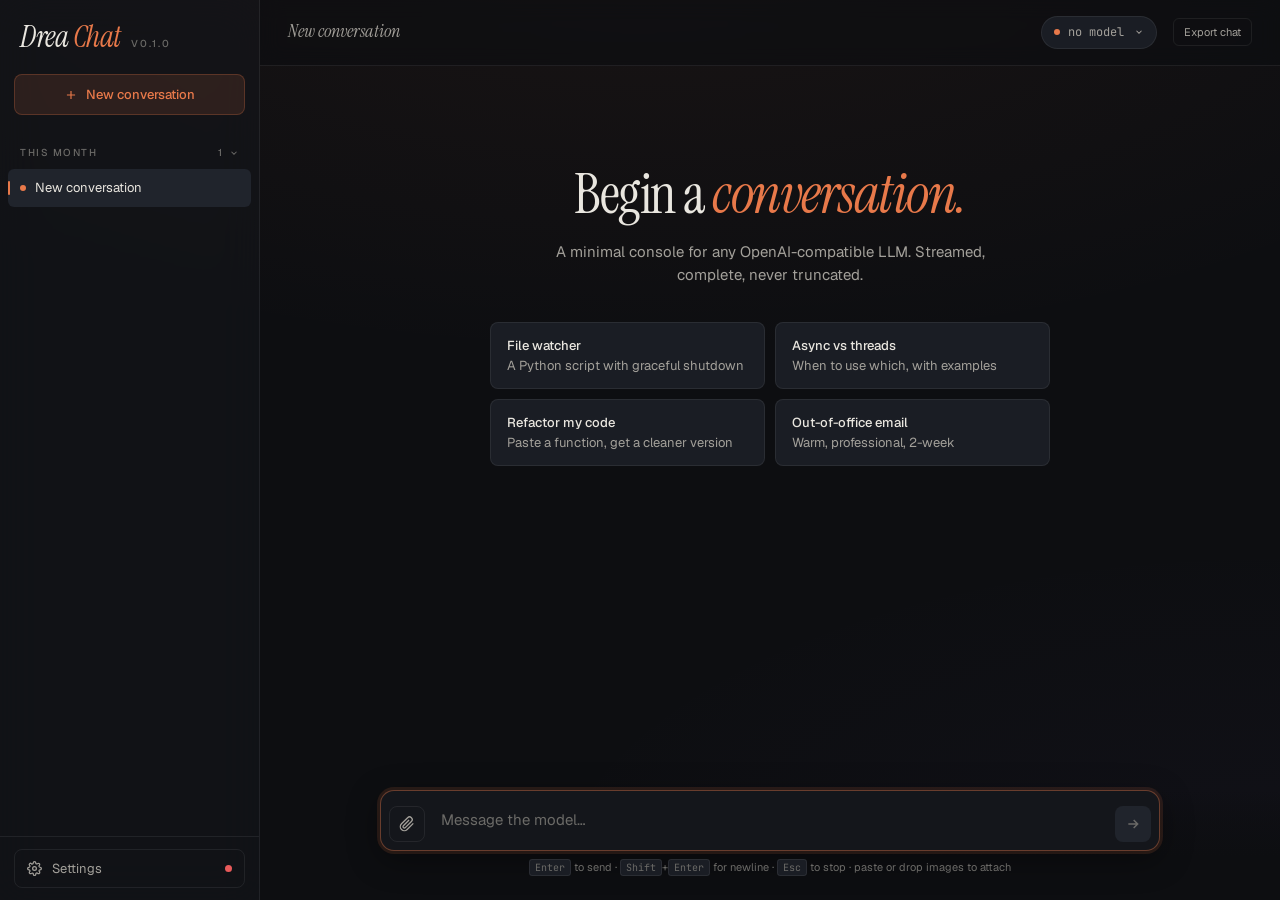
<file: index.html>
<!DOCTYPE html>
<html lang="en">
<head>
<meta charset="UTF-8" />
<meta name="viewport" content="width=device-width, initial-scale=1.0" />
<title>Drea Chat</title>

<!-- ===== Security Headers (Meta Equivalents) ===== -->
<!-- NOTE: if you ever HOST this file instead of running it locally, also send
     real HTTP headers: Content-Security-Policy (with frame-ancestors 'none')
     and X-Content-Type-Options: nosniff — the meta tags below cannot do those. -->
<meta http-equiv="Content-Security-Policy" content="default-src 'self' file:; script-src 'self' file: 'unsafe-inline'; style-src 'self' file: 'unsafe-inline'; img-src 'self' file: data: blob:; font-src 'self' file:; connect-src 'self' file: http: https:; object-src 'none'; base-uri 'self'; form-action 'self';">
<meta name="referrer" content="no-referrer">

<!-- ===== Local Styles ===== -->
<link rel="stylesheet" href="css/styles.css">
<link rel="stylesheet" href="third-party/github-dark.min.css">

<!-- ===== Third-Party Libraries (Local) ===== -->
<script src="third-party/marked.min.js"></script>
<script src="third-party/highlight.min.js"></script>
<script src="third-party/purify.min.js"></script>
</head>
<body>

<div class="app">
  <!-- Sidebar -->
  <aside class="sidebar" id="sidebar">
    <div class="brand">
      <div class="brand-mark">Drea <span>Chat</span></div>
      <div class="brand-tag">v0.1.0</div>
    </div>

    <button type="button" class="new-chat-btn" id="newChatBtn">
      <svg viewBox="0 0 24 24" fill="none" stroke="currentColor" stroke-width="2"><path d="M12 5v14M5 12h14"/></svg>
      New conversation
    </button>

    <div class="conversations" id="conversations">
      <div id="convList"></div>
    </div>

    <div class="sidebar-footer">
      <button type="button" class="settings-btn" id="settingsBtn">
        <svg viewBox="0 0 24 24" fill="none" stroke="currentColor" stroke-width="2"><circle cx="12" cy="12" r="3"/><path d="M19.4 15a1.65 1.65 0 0 0 .33 1.82l.06.06a2 2 0 1 1-2.83 2.83l-.06-.06a1.65 1.65 0 0 0-1.82-.33 1.65 1.65 0 0 0-1 1.51V21a2 2 0 0 1-4 0v-.09A1.65 1.65 0 0 0 9 19.4a1.65 1.65 0 0 0-1.82.33l-.06.06a2 2 0 1 1-2.83-2.83l.06-.06a1.65 1.65 0 0 0 .33-1.82 1.65 1.65 0 0 0-1.51-1H3a2 2 0 0 1 0-4h.09A1.65 1.65 0 0 0 4.6 9a1.65 1.65 0 0 0-.33-1.82l-.06-.06a2 2 0 1 1 2.83-2.83l.06.06a1.65 1.65 0 0 0 1.82.33H9a1.65 1.65 0 0 0 1-1.51V3a2 2 0 0 1 4 0v.09a1.65 1.65 0 0 0 1 1.51 1.65 1.65 0 0 0 1.82-.33l.06-.06a2 2 0 1 1 2.83 2.83l-.06.06a1.65 1.65 0 0 0-.33 1.82V9a1.65 1.65 0 0 0 1.51 1H21a2 2 0 0 1 0 4h-.09a1.65 1.65 0 0 0-1.51 1z"/></svg>
        Settings
        <span class="status-dot" id="statusDot"></span>
      </button>
    </div>
  </aside>
  <div class="sidebar-backdrop" id="sidebarBackdrop"></div>

  <!-- Main -->
  <main class="main">
    <div class="topbar">
      <button type="button" class="menu-toggle" id="menuToggle" aria-label="Open sidebar">
        <svg width="18" height="18" viewBox="0 0 24 24" fill="none" stroke="currentColor" stroke-width="2"><path d="M3 6h18M3 12h18M3 18h18"/></svg>
      </button>
      <div class="topbar-title" id="topbarTitle">New conversation</div>
      <div class="topbar-spacer"></div>
      <div class="model-pill" id="modelPill">
        <span class="pulse"></span>
        <span id="modelPillName">no model</span>
        <svg class="chevron" viewBox="0 0 24 24" fill="none" stroke="currentColor" stroke-width="2.5"><path d="M6 9l6 6 6-6"/></svg>
        <div class="model-dropdown" id="modelDropdown"></div>
      </div>
      <div class="cost-pill" id="costPill" title="Estimated cost for this branch">
        <span class="dot"></span>
        <span id="costPillText">$0.00</span>
      </div>
      <button type="button" class="topbar-action" id="exportChatBtn">Export chat</button>
    </div>

    <div class="messages" id="messages">
      <div class="messages-inner" id="messagesInner"></div>
    </div>

    <div class="composer-wrap">
      <form class="composer" id="composer">
        <button type="button" class="attach-btn" id="attachBtn" title="Attach image" aria-label="Attach image">
          <svg viewBox="0 0 24 24" fill="none" stroke="currentColor" stroke-width="2"><path d="M21.44 11.05l-9.19 9.19a6 6 0 0 1-8.49-8.49l9.19-9.19a4 4 0 0 1 5.66 5.66l-9.2 9.19a2 2 0 0 1-2.83-2.83l8.49-8.48"/></svg>
        </button>
        <textarea id="input" rows="1" placeholder="Message the model…"></textarea>
        <div class="image-preview" id="imagePreview"></div>
        <button type="submit" class="send-btn" id="sendBtn" disabled aria-label="Send message">
          <svg viewBox="0 0 24 24" fill="none" stroke="currentColor" stroke-width="2.2"><path d="M5 12h14M13 6l6 6-6 6"/></svg>
        </button>
      </form>
      <div class="composer-hint">
        <kbd>Enter</kbd> to send · <kbd>Shift</kbd>+<kbd>Enter</kbd> for newline · <kbd>Esc</kbd> to stop · paste or drop images to attach
      </div>
    </div>
  </main>
</div>

<!-- Settings Modal -->
<div class="modal-overlay" id="modalOverlay">
  <div class="modal">
    <h2>Connection</h2>
    <div class="modal-sub">Configure your OpenAI-compatible endpoint. Stored locally in your browser only.</div>

    <div class="field">
      <label>Presets</label>
      <div class="preset-list" id="presetList"></div>
      <div class="preset-save-row">
        <input type="text" id="cfgPresetName" placeholder="Name this preset…" maxlength="80" />
        <button type="button" class="btn" id="savePresetBtn">Save current</button>
        <button type="button" class="btn" id="cancelEditPresetBtn" style="display:none">Cancel</button>
      </div>
      <div class="hint">Save the current connection, model, API key, and sampler settings as a named preset. Presets appear in the chat header dropdown for quick switching. Click <strong>Edit</strong> on a preset to update it. Drag the grip handle to reorder.</div>
    </div>

    <div class="field">
      <label>Endpoint URL</label>
      <input type="text" id="cfgEndpoint" value="http://localhost:8080" />
      <div class="hint">OpenAI-compatible base URL. The path <code>/chat/completions</code> is appended automatically. HTTPS is required for remote hosts; plain HTTP is only allowed for localhost.</div>
    </div>

    <div class="field">
      <label>API Key</label>
      <input type="password" id="cfgApiKey" placeholder="sk-… or leave blank" autocomplete="off" />
      <div class="hint">Your private key for this preset. Never leaves this device. Leave blank to keep the currently stored key.</div>
    </div>

    <div class="field">
      <label>Vault Protection</label>
      <div class="sampler-head" style="margin-bottom: 12px;">
        <input type="checkbox" id="cfgUseVault">
        <label for="cfgUseVault">Encrypt API key with a vault password</label>
      </div>
      <div id="vaultFields" style="display: none;">
        <input type="password" id="cfgVaultPassword" placeholder="Vault password" autocomplete="new-password" style="margin-bottom: 8px;" />
        <input type="password" id="cfgVaultPasswordConfirm" placeholder="Confirm vault password" autocomplete="new-password" />
      </div>
      <div class="hint" id="vaultHint">When enabled, your API key is encrypted with AES-256-GCM before being stored in IndexedDB. The password itself is never saved.</div>
    </div>

    <div class="field">
      <label>Model</label>
      <input type="text" id="cfgModel" placeholder="e.g. meta-llama/Llama-3.3-70B-Instruct" />
      <div class="hint">Any model name available on your endpoint.</div>
    </div>

    <div class="field">
      <label>System Prompt</label>
      <textarea id="cfgSystemPrompt" rows="4" placeholder="You are a helpful assistant."></textarea>
      <div class="hint">Sets the behavior of the model. Applied to new conversations.</div>
    </div>

    <div class="field">
      <label>Reasoning Effort</label>
      <select id="cfgReasoningEffort">
        <option value="none">None</option>
        <option value="low">Low</option>
        <option value="medium">Medium</option>
        <option value="high">High</option>
        <option value="xhigh">XHigh</option>
        <option value="max">Max</option>
      </select>
      <div class="hint">Controls how much the model thinks before answering. Sent as <code>reasoning_effort</code>.</div>
    </div>

    <div class="field">
      <label>Samplers</label>
      <div class="sampler-grid">
        <div class="sampler-item">
          <div class="sampler-head">
            <input type="checkbox" id="cfgTempEnabled" checked>
            <label for="cfgTempEnabled">Temperature</label>
          </div>
          <input type="number" id="cfgTemp" value="0.7" step="0.1" min="0" max="2" />
        </div>
        <div class="sampler-item">
          <div class="sampler-head">
            <input type="checkbox" id="cfgTopPEnabled" checked>
            <label for="cfgTopPEnabled">Top P</label>
          </div>
          <input type="number" id="cfgTopP" value="1" step="0.05" min="0" max="1" />
        </div>
        <div class="sampler-item">
          <div class="sampler-head">
            <input type="checkbox" id="cfgTopKEnabled">
            <label for="cfgTopKEnabled">Top K</label>
          </div>
          <input type="number" id="cfgTopK" value="0" step="1" min="0" />
        </div>
      </div>
      <div class="hint">Toggle which samplers to include in the request.</div>
    </div>

    <div class="field">
      <label>Advanced Samplers</label>
      <div class="sampler-head" style="margin-bottom:12px;">
        <input type="checkbox" id="cfgAdvancedSamplersEnabled">
        <label for="cfgAdvancedSamplersEnabled">Enable advanced samplers</label>
      </div>
      <div class="advanced-samplers disabled" id="advancedSamplersSection">
        <div class="sampler-grid">
          <div class="sampler-item">
            <div class="sampler-head">
              <input type="checkbox" id="cfgMinPEnabled">
              <label for="cfgMinPEnabled">Min P</label>
            </div>
            <input type="number" id="cfgMinP" value="0.05" step="0.01" min="0" max="1" />
          </div>
          <div class="sampler-item">
            <div class="sampler-head">
              <input type="checkbox" id="cfgPowerLawTargetEnabled">
              <label for="cfgPowerLawTargetEnabled">Power Law Target</label>
            </div>
            <input type="number" id="cfgPowerLawTarget" value="0.55" step="0.01" min="0" max="1" />
          </div>
          <div class="sampler-item">
            <div class="sampler-head">
              <input type="checkbox" id="cfgPowerLawDecayEnabled">
              <label for="cfgPowerLawDecayEnabled">Power Law Decay</label>
            </div>
            <input type="number" id="cfgPowerLawDecay" value="0.95" step="0.01" min="0" max="0.99" />
          </div>
          <div class="sampler-item">
            <div class="sampler-head">
              <input type="checkbox" id="cfgAdaptiveTargetEnabled">
              <label for="cfgAdaptiveTargetEnabled">Adaptive Target</label>
            </div>
            <input type="number" id="cfgAdaptiveTarget" value="0.55" step="0.01" min="0" max="1" />
          </div>
          <div class="sampler-item">
            <div class="sampler-head">
              <input type="checkbox" id="cfgAdaptiveDecayEnabled">
              <label for="cfgAdaptiveDecayEnabled">Adaptive Decay</label>
            </div>
            <input type="number" id="cfgAdaptiveDecay" value="0.95" step="0.01" min="0" max="0.99" />
          </div>
        </div>
      </div>
      <div class="hint">Non-standard extensions. Only enable if your endpoint supports them.</div>
    </div>

    <div class="field">
      <label>Max tokens</label>
      <input type="number" id="cfgMaxTokens" value="8192" step="256" min="1" />
    </div>

    <div class="field">
      <label>Usage reporting</label>
      <div class="sampler-head" style="margin-bottom:0;">
        <input type="checkbox" id="cfgRequestStreamUsage" checked>
        <label for="cfgRequestStreamUsage">Request token usage in streaming responses</label>
      </div>
      <div class="hint">Sends <code>stream_options.include_usage</code> so endpoints that support it report exact input/output token counts.</div>
    </div>

    <div class="field">
      <label>Token pricing</label>
      <div class="field-row">
        <div>
          <input type="number" id="cfgInputPrice" value="0.30" step="0.01" min="0" />
          <div class="hint">Input tokens ($ / 1M)</div>
        </div>
        <div>
          <input type="number" id="cfgOutputPrice" value="1.20" step="0.01" min="0" />
          <div class="hint">Output tokens ($ / 1M)</div>
        </div>
      </div>
    </div>

    <div class="field">
      <label>Images</label>
      <div class="field-row">
        <div>
          <input type="number" id="cfgImageMaxDim" value="1024" step="64" min="64" max="8192" />
          <div class="hint">Max dimension (px). Larger images are scaled down before sending.</div>
        </div>
        <div>
          <input type="number" id="cfgImageQuality" value="0.85" step="0.05" min="0.1" max="1" />
          <div class="hint">JPEG quality (0.1–1.0). Lower values shrink payload size.</div>
        </div>
      </div>
    </div>

    <div class="modal-actions">
      <button type="button" class="btn" id="lockVaultBtn" style="display:none;">Lock vault</button>
      <button type="button" class="btn" id="importChats" style="margin-right: auto;">Import chats</button>
      <button type="button" class="btn" id="exportAllChats">Export all chats</button>
      <button type="button" class="btn" id="cancelSettings">Cancel</button>
      <button type="button" class="btn btn-primary" id="saveSettings">Save</button>
    </div>
  </div>
</div>

<!-- Vault Unlock Modal -->
<div class="modal-overlay" id="unlockOverlay">
  <div class="modal" style="max-width: 420px;">
    <h2>Unlock Vault</h2>
    <div class="modal-sub">Your API key is encrypted locally. Enter the vault password to use it.</div>

    <div class="field">
      <label>Vault Password</label>
      <input type="password" id="unlockPassword" autocomplete="off" placeholder="Vault password" />
      <div class="hint" id="unlockHint">The password is never stored or sent anywhere.</div>
    </div>

    <div class="modal-actions">
      <button type="button" class="btn" id="unlockSkipBtn">Skip</button>
      <button type="button" class="btn btn-primary" id="unlockBtn">Unlock</button>
    </div>
  </div>
</div>

<!-- Hidden file inputs -->
<input type="file" id="importFileInput" accept=".json,application/json" style="display:none" />
<input type="file" id="imageFileInput" accept="image/*" multiple style="display:none" />

<div class="toast" id="toast"></div>

<script src="js/app.js"></script>
</body>
</html>
</file>
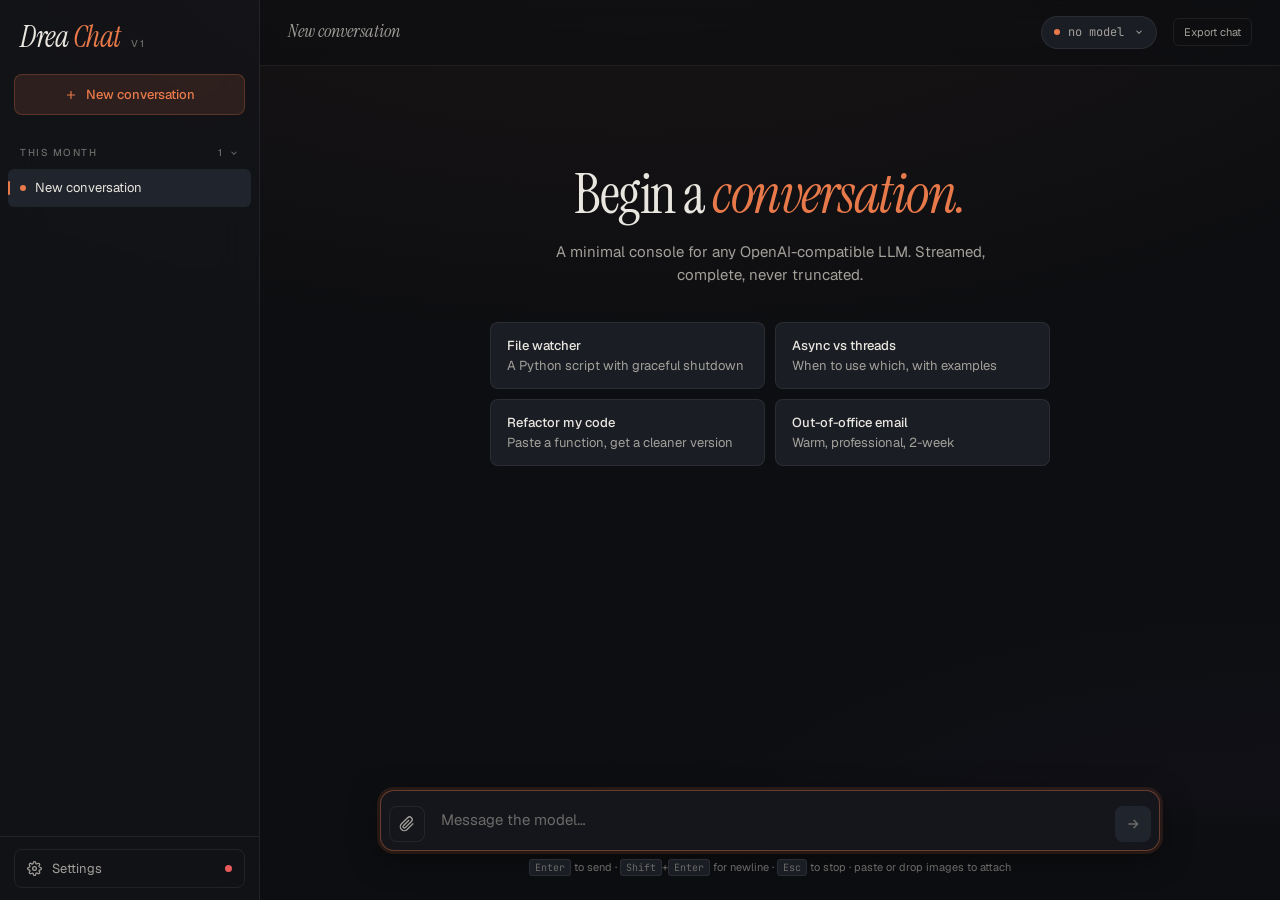
<file: drea-chat/index.html>
<!DOCTYPE html>
<html lang="en">
<head>
<meta charset="UTF-8" />
<meta name="viewport" content="width=device-width, initial-scale=1.0" />
<title>Drea Chat</title>

<!-- ===== Security Headers (Meta Equivalents) ===== -->
<!-- NOTE: if you ever HOST this file instead of running it locally, also send
     real HTTP headers: Content-Security-Policy (with frame-ancestors 'none')
     and X-Content-Type-Options: nosniff — the meta tags below cannot do those. -->
<meta http-equiv="Content-Security-Policy" content="default-src 'self' file:; script-src 'self' file: 'unsafe-inline'; style-src 'self' file: 'unsafe-inline'; img-src 'self' file: data: blob:; font-src 'self' file:; connect-src 'self' file: http: https:; object-src 'none'; base-uri 'self'; form-action 'self';">
<meta name="referrer" content="no-referrer">

<!-- ===== Local Styles ===== -->
<link rel="stylesheet" href="css/styles.css">
<link rel="stylesheet" href="third-party/github-dark.min.css">

<!-- ===== Third-Party Libraries (Local) ===== -->
<script src="third-party/marked.min.js"></script>
<script src="third-party/highlight.min.js"></script>
<script src="third-party/purify.min.js"></script>
</head>
<body>

<div class="app">
  <!-- Sidebar -->
  <aside class="sidebar" id="sidebar">
    <div class="brand">
      <div class="brand-mark">Drea <span>Chat</span></div>
      <div class="brand-tag">v1</div>
    </div>

    <button type="button" class="new-chat-btn" id="newChatBtn">
      <svg viewBox="0 0 24 24" fill="none" stroke="currentColor" stroke-width="2"><path d="M12 5v14M5 12h14"/></svg>
      New conversation
    </button>

    <div class="conversations" id="conversations">
      <div id="convList"></div>
    </div>

    <div class="sidebar-footer">
      <button type="button" class="settings-btn" id="settingsBtn">
        <svg viewBox="0 0 24 24" fill="none" stroke="currentColor" stroke-width="2"><circle cx="12" cy="12" r="3"/><path d="M19.4 15a1.65 1.65 0 0 0 .33 1.82l.06.06a2 2 0 1 1-2.83 2.83l-.06-.06a1.65 1.65 0 0 0-1.82-.33 1.65 1.65 0 0 0-1 1.51V21a2 2 0 0 1-4 0v-.09A1.65 1.65 0 0 0 9 19.4a1.65 1.65 0 0 0-1.82.33l-.06.06a2 2 0 1 1-2.83-2.83l.06-.06a1.65 1.65 0 0 0 .33-1.82 1.65 1.65 0 0 0-1.51-1H3a2 2 0 0 1 0-4h.09A1.65 1.65 0 0 0 4.6 9a1.65 1.65 0 0 0-.33-1.82l-.06-.06a2 2 0 1 1 2.83-2.83l.06.06a1.65 1.65 0 0 0 1.82.33H9a1.65 1.65 0 0 0 1-1.51V3a2 2 0 0 1 4 0v.09a1.65 1.65 0 0 0 1 1.51 1.65 1.65 0 0 0 1.82-.33l.06-.06a2 2 0 1 1 2.83 2.83l-.06.06a1.65 1.65 0 0 0-.33 1.82V9a1.65 1.65 0 0 0 1.51 1H21a2 2 0 0 1 0 4h-.09a1.65 1.65 0 0 0-1.51 1z"/></svg>
        Settings
        <span class="status-dot" id="statusDot"></span>
      </button>
    </div>
  </aside>
  <div class="sidebar-backdrop" id="sidebarBackdrop"></div>

  <!-- Main -->
  <main class="main">
    <div class="topbar">
      <button type="button" class="menu-toggle" id="menuToggle" aria-label="Open sidebar">
        <svg width="18" height="18" viewBox="0 0 24 24" fill="none" stroke="currentColor" stroke-width="2"><path d="M3 6h18M3 12h18M3 18h18"/></svg>
      </button>
      <div class="topbar-title" id="topbarTitle">New conversation</div>
      <div class="topbar-spacer"></div>
      <div class="model-pill" id="modelPill">
        <span class="pulse"></span>
        <span id="modelPillName">no model</span>
        <svg class="chevron" viewBox="0 0 24 24" fill="none" stroke="currentColor" stroke-width="2.5"><path d="M6 9l6 6 6-6"/></svg>
        <div class="model-dropdown" id="modelDropdown"></div>
      </div>
      <div class="cost-pill" id="costPill" title="Estimated cost for this branch">
        <span class="dot"></span>
        <span id="costPillText">$0.00</span>
      </div>
      <button type="button" class="topbar-action" id="exportChatBtn">Export chat</button>
    </div>

    <div class="messages" id="messages">
      <div class="messages-inner" id="messagesInner"></div>
    </div>

    <div class="composer-wrap">
      <form class="composer" id="composer">
        <button type="button" class="attach-btn" id="attachBtn" title="Attach image" aria-label="Attach image">
          <svg viewBox="0 0 24 24" fill="none" stroke="currentColor" stroke-width="2"><path d="M21.44 11.05l-9.19 9.19a6 6 0 0 1-8.49-8.49l9.19-9.19a4 4 0 0 1 5.66 5.66l-9.2 9.19a2 2 0 0 1-2.83-2.83l8.49-8.48"/></svg>
        </button>
        <textarea id="input" rows="1" placeholder="Message the model…"></textarea>
        <div class="image-preview" id="imagePreview"></div>
        <button type="submit" class="send-btn" id="sendBtn" disabled aria-label="Send message">
          <svg viewBox="0 0 24 24" fill="none" stroke="currentColor" stroke-width="2.2"><path d="M5 12h14M13 6l6 6-6 6"/></svg>
        </button>
      </form>
      <div class="composer-hint">
        <kbd>Enter</kbd> to send · <kbd>Shift</kbd>+<kbd>Enter</kbd> for newline · <kbd>Esc</kbd> to stop · paste or drop images to attach
      </div>
    </div>
  </main>
</div>

<!-- Settings Modal -->
<div class="modal-overlay" id="modalOverlay">
  <div class="modal">
    <h2>Connection</h2>
    <div class="modal-sub">Configure your OpenAI-compatible endpoint. Stored locally in your browser only.</div>

    <div class="field">
      <label>Presets</label>
      <div class="preset-list" id="presetList"></div>
      <div class="preset-save-row">
        <input type="text" id="cfgPresetName" placeholder="Name this preset…" maxlength="80" />
        <button type="button" class="btn" id="savePresetBtn">Save current</button>
        <button type="button" class="btn" id="cancelEditPresetBtn" style="display:none">Cancel</button>
      </div>
      <div class="hint">Save the current connection, model, API key, and sampler settings as a named preset. Presets appear in the chat header dropdown for quick switching. Click <strong>Edit</strong> on a preset to update it. Drag the grip handle to reorder.</div>
    </div>

    <div class="field">
      <label>Endpoint URL</label>
      <input type="text" id="cfgEndpoint" value="http://localhost:8080" />
      <div class="hint">OpenAI-compatible base URL. The path <code>/chat/completions</code> is appended automatically. HTTPS is required for remote hosts; plain HTTP is only allowed for localhost.</div>
    </div>

    <div class="field">
      <label>API Key</label>
      <input type="password" id="cfgApiKey" placeholder="sk-… or leave blank" autocomplete="off" />
      <div class="hint">Your private key for this preset. Never leaves this device. Leave blank to keep the currently stored key.</div>
    </div>

    <div class="field">
      <label>Vault Protection</label>
      <div class="sampler-head" style="margin-bottom: 12px;">
        <input type="checkbox" id="cfgUseVault">
        <label for="cfgUseVault">Encrypt API key with a vault password</label>
      </div>
      <div id="vaultFields" style="display: none;">
        <input type="password" id="cfgVaultPassword" placeholder="Vault password" autocomplete="new-password" style="margin-bottom: 8px;" />
        <input type="password" id="cfgVaultPasswordConfirm" placeholder="Confirm vault password" autocomplete="new-password" />
      </div>
      <div class="hint" id="vaultHint">When enabled, your API key is encrypted with AES-256-GCM before being stored in IndexedDB. The password itself is never saved.</div>
    </div>

    <div class="field">
      <label>Model</label>
      <input type="text" id="cfgModel" placeholder="e.g. meta-llama/Llama-3.3-70B-Instruct" />
      <div class="hint">Any model name available on your endpoint.</div>
    </div>

    <div class="field">
      <label>System Prompt</label>
      <textarea id="cfgSystemPrompt" rows="4" placeholder="You are a helpful assistant."></textarea>
      <div class="hint">Sets the behavior of the model. Applied to new conversations.</div>
    </div>

    <div class="field">
      <label>Reasoning Effort</label>
      <select id="cfgReasoningEffort">
        <option value="none">None</option>
        <option value="low">Low</option>
        <option value="medium">Medium</option>
        <option value="high">High</option>
        <option value="xhigh">XHigh</option>
        <option value="max">Max</option>
      </select>
      <div class="hint">Controls how much the model thinks before answering. Sent as <code>reasoning_effort</code>.</div>
    </div>

    <div class="field">
      <label>Samplers</label>
      <div class="sampler-grid">
        <div class="sampler-item">
          <div class="sampler-head">
            <input type="checkbox" id="cfgTempEnabled" checked>
            <label for="cfgTempEnabled">Temperature</label>
          </div>
          <input type="number" id="cfgTemp" value="0.7" step="0.1" min="0" max="2" />
        </div>
        <div class="sampler-item">
          <div class="sampler-head">
            <input type="checkbox" id="cfgTopPEnabled" checked>
            <label for="cfgTopPEnabled">Top P</label>
          </div>
          <input type="number" id="cfgTopP" value="1" step="0.05" min="0" max="1" />
        </div>
        <div class="sampler-item">
          <div class="sampler-head">
            <input type="checkbox" id="cfgTopKEnabled">
            <label for="cfgTopKEnabled">Top K</label>
          </div>
          <input type="number" id="cfgTopK" value="0" step="1" min="0" />
        </div>
      </div>
      <div class="hint">Toggle which samplers to include in the request.</div>
    </div>

    <div class="field">
      <label>Advanced Samplers</label>
      <div class="sampler-head" style="margin-bottom:12px;">
        <input type="checkbox" id="cfgAdvancedSamplersEnabled">
        <label for="cfgAdvancedSamplersEnabled">Enable advanced samplers</label>
      </div>
      <div class="advanced-samplers disabled" id="advancedSamplersSection">
        <div class="sampler-grid">
          <div class="sampler-item">
            <div class="sampler-head">
              <input type="checkbox" id="cfgMinPEnabled">
              <label for="cfgMinPEnabled">Min P</label>
            </div>
            <input type="number" id="cfgMinP" value="0.05" step="0.01" min="0" max="1" />
          </div>
          <div class="sampler-item">
            <div class="sampler-head">
              <input type="checkbox" id="cfgPowerLawTargetEnabled">
              <label for="cfgPowerLawTargetEnabled">Power Law Target</label>
            </div>
            <input type="number" id="cfgPowerLawTarget" value="0.55" step="0.01" min="0" max="1" />
          </div>
          <div class="sampler-item">
            <div class="sampler-head">
              <input type="checkbox" id="cfgPowerLawDecayEnabled">
              <label for="cfgPowerLawDecayEnabled">Power Law Decay</label>
            </div>
            <input type="number" id="cfgPowerLawDecay" value="0.95" step="0.01" min="0" max="0.99" />
          </div>
          <div class="sampler-item">
            <div class="sampler-head">
              <input type="checkbox" id="cfgAdaptiveTargetEnabled">
              <label for="cfgAdaptiveTargetEnabled">Adaptive Target</label>
            </div>
            <input type="number" id="cfgAdaptiveTarget" value="0.55" step="0.01" min="0" max="1" />
          </div>
          <div class="sampler-item">
            <div class="sampler-head">
              <input type="checkbox" id="cfgAdaptiveDecayEnabled">
              <label for="cfgAdaptiveDecayEnabled">Adaptive Decay</label>
            </div>
            <input type="number" id="cfgAdaptiveDecay" value="0.95" step="0.01" min="0" max="0.99" />
          </div>
        </div>
      </div>
      <div class="hint">Non-standard extensions. Only enable if your endpoint supports them.</div>
    </div>

    <div class="field">
      <label>Max tokens</label>
      <input type="number" id="cfgMaxTokens" value="8192" step="256" min="1" />
    </div>

    <div class="field">
      <label>Usage reporting</label>
      <div class="sampler-head" style="margin-bottom:0;">
        <input type="checkbox" id="cfgRequestStreamUsage" checked>
        <label for="cfgRequestStreamUsage">Request token usage in streaming responses</label>
      </div>
      <div class="hint">Sends <code>stream_options.include_usage</code> so endpoints that support it report exact input/output token counts.</div>
    </div>

    <div class="field">
      <label>Token pricing</label>
      <div class="field-row">
        <div>
          <input type="number" id="cfgInputPrice" value="0.30" step="0.01" min="0" />
          <div class="hint">Input tokens ($ / 1M)</div>
        </div>
        <div>
          <input type="number" id="cfgOutputPrice" value="1.20" step="0.01" min="0" />
          <div class="hint">Output tokens ($ / 1M)</div>
        </div>
      </div>
    </div>

    <div class="field">
      <label>Images</label>
      <div class="field-row">
        <div>
          <input type="number" id="cfgImageMaxDim" value="1024" step="64" min="64" max="8192" />
          <div class="hint">Max dimension (px). Larger images are scaled down before sending.</div>
        </div>
        <div>
          <input type="number" id="cfgImageQuality" value="0.85" step="0.05" min="0.1" max="1" />
          <div class="hint">JPEG quality (0.1–1.0). Lower values shrink payload size.</div>
        </div>
      </div>
    </div>

    <div class="modal-actions">
      <button type="button" class="btn" id="lockVaultBtn" style="display:none;">Lock vault</button>
      <button type="button" class="btn" id="importChats" style="margin-right: auto;">Import chats</button>
      <button type="button" class="btn" id="exportAllChats">Export all chats</button>
      <button type="button" class="btn" id="cancelSettings">Cancel</button>
      <button type="button" class="btn btn-primary" id="saveSettings">Save</button>
    </div>
  </div>
</div>

<!-- Vault Unlock Modal -->
<div class="modal-overlay" id="unlockOverlay">
  <div class="modal" style="max-width: 420px;">
    <h2>Unlock Vault</h2>
    <div class="modal-sub">Your API key is encrypted locally. Enter the vault password to use it.</div>

    <div class="field">
      <label>Vault Password</label>
      <input type="password" id="unlockPassword" autocomplete="off" placeholder="Vault password" />
      <div class="hint" id="unlockHint">The password is never stored or sent anywhere.</div>
    </div>

    <div class="modal-actions">
      <button type="button" class="btn" id="unlockSkipBtn">Skip</button>
      <button type="button" class="btn btn-primary" id="unlockBtn">Unlock</button>
    </div>
  </div>
</div>

<!-- Hidden file inputs -->
<input type="file" id="importFileInput" accept=".json,application/json" style="display:none" />
<input type="file" id="imageFileInput" accept="image/*" multiple style="display:none" />

<div class="toast" id="toast"></div>

<script src="js/app.js"></script>
</body>
</html>
</file>
<file: css/styles.css>
/* ===== Local Fonts ===== */
@font-face {
  font-family: 'Geist';
  src: url('../fonts/Geist-Light.woff2') format('woff2');
  font-weight: 300;
  font-style: normal;
  font-display: swap;
}
@font-face {
  font-family: 'Geist';
  src: url('../fonts/Geist-Regular.woff2') format('woff2');
  font-weight: 400;
  font-style: normal;
  font-display: swap;
}
@font-face {
  font-family: 'Geist';
  src: url('../fonts/Geist-Medium.woff2') format('woff2');
  font-weight: 500;
  font-style: normal;
  font-display: swap;
}
@font-face {
  font-family: 'Geist';
  src: url('../fonts/Geist-SemiBold.woff2') format('woff2');
  font-weight: 600;
  font-style: normal;
  font-display: swap;
}
@font-face {
  font-family: 'Geist';
  src: url('../fonts/Geist-Bold.woff2') format('woff2');
  font-weight: 700;
  font-style: normal;
  font-display: swap;
}
@font-face {
  font-family: 'Instrument Serif';
  src: url('../fonts/InstrumentSerif-Regular.woff2') format('woff2');
  font-weight: 400;
  font-style: normal;
  font-display: swap;
}
@font-face {
  font-family: 'Instrument Serif';
  src: url('../fonts/InstrumentSerif-Italic.woff2') format('woff2');
  font-weight: 400;
  font-style: italic;
  font-display: swap;
}
@font-face {
  font-family: 'JetBrains Mono';
  src: url('../fonts/JetBrainsMono-Regular.woff2') format('woff2');
  font-weight: 400;
  font-style: normal;
  font-display: swap;
}
@font-face {
  font-family: 'JetBrains Mono';
  src: url('../fonts/JetBrainsMono-Medium.woff2') format('woff2');
  font-weight: 500;
  font-style: normal;
  font-display: swap;
}

:root {
  --bg: #0d0e11;
  --bg-elev: #14161b;
  --surface: #1a1d24;
  --surface-2: #20242c;
  --border: rgba(255, 255, 255, 0.07);
  --border-strong: rgba(255, 255, 255, 0.13);
  --text: #e9e6df;
  --text-dim: #a3a09a;
  --text-faint: #6b6a67;
  --accent: #e8794a;
  --accent-soft: rgba(232, 121, 74, 0.12);
  --accent-glow: rgba(232, 121, 74, 0.35);
  --user-bubble: #1f2128;
  --danger: #e85a5a;
  --radius: 14px;
  --radius-sm: 8px;
  --shadow: 0 8px 32px rgba(0,0,0,0.4);
}

* { box-sizing: border-box; margin: 0; padding: 0; }
html, body { height: 100%; overflow: hidden; }

body {
  font-family: 'Geist', -apple-system, sans-serif;
  background: var(--bg);
  color: var(--text);
  font-size: 15px;
  line-height: 1.55;
  -webkit-font-smoothing: antialiased;
  background-image:
    radial-gradient(ellipse 80% 50% at 50% -10%, rgba(232, 121, 74, 0.06), transparent),
    radial-gradient(ellipse 60% 40% at 100% 100%, rgba(120, 90, 200, 0.04), transparent);
}

::selection { background: var(--accent-soft); color: var(--text); }

/* ===== Layout ===== */
.app {
  display: grid;
  grid-template-columns: 260px 1fr;
  height: 100vh;
  width: 100vw;
}

/* ===== Sidebar ===== */
.sidebar {
  background: rgba(20, 22, 27, 0.6);
  border-right: 1px solid var(--border);
  display: flex;
  flex-direction: column;
  min-height: 0;
  backdrop-filter: blur(20px);
  transition: transform 0.3s cubic-bezier(.4,0,.2,1);
}

.brand {
  padding: 22px 20px 18px;
  display: flex;
  align-items: baseline;
  gap: 10px;
}
.brand-mark {
  font-family: 'Instrument Serif', serif;
  font-size: 30px;
  font-style: italic;
  line-height: 1;
  color: var(--text);
  letter-spacing: -0.5px;
}
.brand-mark span { color: var(--accent); }
.brand-tag {
  font-size: 10px;
  text-transform: uppercase;
  letter-spacing: 2px;
  color: var(--text-faint);
  font-weight: 500;
}

.new-chat-btn {
  margin: 4px 14px 16px;
  padding: 11px 14px;
  background: var(--accent-soft);
  border: 1px solid rgba(232, 121, 74, 0.25);
  color: var(--accent);
  border-radius: var(--radius-sm);
  font-family: inherit;
  font-size: 13px;
  font-weight: 500;
  cursor: pointer;
  display: flex;
  align-items: center;
  justify-content: center;
  gap: 8px;
  transition: all 0.2s;
}
.new-chat-btn:hover {
  background: rgba(232, 121, 74, 0.2);
  border-color: rgba(232, 121, 74, 0.4);
}
.new-chat-btn svg { width: 14px; height: 14px; }

.conversations {
  flex: 1;
  overflow-y: auto;
  min-height: 0;
  padding: 0 8px 12px;
}
.conv-section-label {
  padding: 14px 12px 8px;
  font-size: 10px;
  text-transform: uppercase;
  letter-spacing: 1.5px;
  color: var(--text-faint);
  font-weight: 500;
}

/* Collapsible month headers in the sidebar */
.conv-month-header {
  padding: 14px 12px 8px;
  font-size: 10px;
  text-transform: uppercase;
  letter-spacing: 1.5px;
  color: var(--text-faint);
  font-weight: 500;
  display: flex;
  align-items: center;
  justify-content: space-between;
  cursor: pointer;
  user-select: none;
  border-radius: 6px;
  transition: color 0.15s;
}
.conv-month-header:hover { color: var(--text); }
.conv-month-header:hover .conv-month-count { color: var(--text); }
.conv-month-header .chevron {
  width: 10px; height: 10px;
  transition: transform 0.2s;
  flex-shrink: 0;
}
.conv-month-header.collapsed .chevron { transform: rotate(-90deg); }
.conv-month-count {
  margin-left: auto;
  margin-right: 6px;
  color: var(--text-faint);
  font-size: 10px;
  font-weight: 500;
  transition: color 0.15s;
}

.conv-item {
  padding: 9px 12px;
  border-radius: 6px;
  cursor: pointer;
  color: var(--text-dim);
  font-size: 13px;
  display: flex;
  align-items: center;
  gap: 9px;
  transition: all 0.15s;
  position: relative;
}
.conv-item:hover { background: var(--surface); color: var(--text); }
.conv-item.active {
  background: var(--surface-2);
  color: var(--text);
}
.conv-item.active::before {
  content: '';
  position: absolute;
  left: 0; top: 50%;
  transform: translateY(-50%);
  width: 2px; height: 14px;
  background: var(--accent);
  border-radius: 2px;
}
.conv-item .dot {
  width: 6px; height: 6px;
  border-radius: 50%;
  background: var(--text-faint);
  flex-shrink: 0;
}
.conv-item.active .dot { background: var(--accent); }
.conv-item .title {
  flex: 1;
  overflow: hidden;
  text-overflow: ellipsis;
  white-space: nowrap;
}
.conv-item .del {
  opacity: 0;
  background: none; border: none;
  color: var(--text-faint);
  cursor: pointer;
  padding: 2px;
  border-radius: 4px;
}
.conv-item:hover .del { opacity: 1; }
.conv-item .del:hover { color: var(--danger); }

.sidebar-footer {
  padding: 12px 14px;
  border-top: 1px solid var(--border);
}
.settings-btn {
  width: 100%;
  padding: 10px 12px;
  background: transparent;
  border: 1px solid var(--border);
  color: var(--text-dim);
  border-radius: var(--radius-sm);
  font-family: inherit;
  font-size: 13px;
  cursor: pointer;
  display: flex;
  align-items: center;
  gap: 10px;
  transition: all 0.2s;
}
.settings-btn:hover {
  border-color: var(--border-strong);
  color: var(--text);
  background: var(--surface);
}
.settings-btn svg { width: 15px; height: 15px; }
.settings-btn .status-dot {
  margin-left: auto;
  width: 7px; height: 7px;
  border-radius: 50%;
  background: var(--danger);
}
.settings-btn.configured .status-dot { background: #4ade80; }

/* ===== Main ===== */
.main {
  display: flex;
  flex-direction: column;
  min-width: 0;
  min-height: 0;
  overflow: hidden;
  position: relative;
}

.topbar {
  padding: 16px 28px;
  border-bottom: 1px solid var(--border);
  display: flex;
  align-items: center;
  gap: 16px;
  backdrop-filter: blur(10px);
  background: rgba(13, 14, 17, 0.6);
  z-index: 5;
  flex-shrink: 0;
}
.model-pill {
  display: flex;
  align-items: center;
  gap: 8px;
  padding: 6px 12px;
  background: var(--surface);
  border: 1px solid var(--border);
  border-radius: 100px;
  font-size: 12px;
  color: var(--text-dim);
  font-family: 'JetBrains Mono', monospace;
  position: relative;
  cursor: pointer;
  user-select: none;
  transition: border-color 0.15s, color 0.15s;
}
.model-pill:hover {
  border-color: var(--border-strong);
  color: var(--text);
}
.model-pill .pulse {
  width: 6px; height: 6px;
  border-radius: 50%;
  background: var(--accent);
  animation: pulse 2s infinite;
}
.model-pill .chevron {
  width: 10px; height: 10px;
  margin-left: 2px;
  transition: transform 0.2s;
}
.model-pill.open .chevron { transform: rotate(180deg); }

.model-dropdown {
  position: absolute;
  top: calc(100% + 8px);
  right: 0;
  min-width: 240px;
  max-width: 320px;
  background: var(--bg-elev);
  border: 1px solid var(--border-strong);
  border-radius: var(--radius-sm);
  box-shadow: var(--shadow);
  display: none;
  flex-direction: column;
  padding: 6px;
  z-index: 20;
}
.model-dropdown.open { display: flex; }
.model-dropdown-header {
  padding: 8px 10px;
  font-size: 10px;
  text-transform: uppercase;
  letter-spacing: 1.2px;
  color: var(--text-faint);
  font-weight: 600;
}
.model-dropdown-item {
  padding: 8px 10px;
  border-radius: 6px;
  cursor: pointer;
  display: flex;
  flex-direction: column;
  gap: 2px;
  transition: background 0.15s;
}
.model-dropdown-item:hover { background: var(--surface); }
.model-dropdown-item.active { background: var(--accent-soft); }
.model-dropdown-item .preset-name {
  font-size: 13px;
  color: var(--text);
  font-weight: 500;
}
.model-dropdown-item.active .preset-name { color: var(--accent); }
.model-dropdown-item .preset-model {
  font-size: 11px;
  color: var(--text-faint);
  font-family: 'JetBrains Mono', monospace;
  white-space: nowrap;
  overflow: hidden;
  text-overflow: ellipsis;
}
.model-dropdown-empty {
  padding: 14px 10px;
  color: var(--text-faint);
  font-size: 12px;
  text-align: center;
}
.model-dropdown-divider {
  height: 1px;
  background: var(--border);
  margin: 6px 4px;
}
.model-dropdown-action {
  padding: 8px 10px;
  border-radius: 6px;
  cursor: pointer;
  font-size: 12px;
  color: var(--text-dim);
  text-align: center;
}
.model-dropdown-action:hover { background: var(--surface); color: var(--text); }

.cost-pill {
  display: none;
  align-items: center;
  gap: 8px;
  padding: 6px 12px;
  background: var(--surface);
  border: 1px solid var(--border);
  border-radius: 100px;
  font-size: 12px;
  color: var(--text-dim);
  font-family: 'JetBrains Mono', monospace;
}
.cost-pill .dot {
  width: 6px; height: 6px;
  border-radius: 50%;
  background: #4ade80;
}
@keyframes pulse {
  0%, 100% { opacity: 1; transform: scale(1); }
  50% { opacity: 0.4; transform: scale(0.8); }
}
.topbar-title {
  font-family: 'Instrument Serif', serif;
  font-style: italic;
  font-size: 18px;
  color: var(--text-dim);
}
.topbar-spacer { flex: 1; }
.topbar-action {
  padding: 6px 10px;
  background: transparent;
  border: 1px solid var(--border);
  color: var(--text-dim);
  border-radius: 6px;
  font-size: 11px;
  cursor: pointer;
  font-family: inherit;
  transition: all 0.15s;
}
.topbar-action:hover { color: var(--text); border-color: var(--border-strong); }
.topbar-action:disabled { opacity: 0.4; cursor: not-allowed; }

.menu-toggle {
  display: none;
  background: none;
  border: 1px solid var(--border);
  color: var(--text);
  border-radius: 6px;
  padding: 6px 8px;
  cursor: pointer;
}

/* ===== Messages ===== */
.messages {
  flex: 1 1 0;
  min-height: 0;
  overflow-y: auto;
  overflow-x: hidden;
  scroll-behavior: smooth;
  position: relative;
}
.messages-inner {
  max-width: 780px;
  margin: 0 auto;
  padding: 40px 28px 220px;
}

.welcome {
  padding: 60px 0 40px;
  text-align: center;
}
.welcome h1 {
  font-family: 'Instrument Serif', serif;
  font-size: 56px;
  font-weight: 400;
  line-height: 1;
  letter-spacing: -1.5px;
  margin-bottom: 18px;
}
.welcome h1 em {
  font-style: italic;
  color: var(--accent);
}
.welcome p {
  color: var(--text-dim);
  font-size: 15px;
  max-width: 440px;
  margin: 0 auto 36px;
}
.suggestions {
  display: grid;
  grid-template-columns: 1fr 1fr;
  gap: 10px;
  max-width: 560px;
  margin: 0 auto;
}
.suggestion {
  text-align: left;
  padding: 14px 16px;
  background: var(--surface);
  border: 1px solid var(--border);
  border-radius: var(--radius-sm);
  cursor: pointer;
  color: var(--text-dim);
  font-size: 13px;
  transition: all 0.2s;
  font-family: inherit;
}
.suggestion:hover {
  border-color: var(--border-strong);
  color: var(--text);
  transform: translateY(-1px);
}
.suggestion strong {
  display: block;
  color: var(--text);
  font-weight: 500;
  margin-bottom: 3px;
  font-size: 13px;
}

.msg {
  margin-bottom: 28px;
  animation: msgIn 0.4s cubic-bezier(.2,.7,.3,1) both;
}
@keyframes msgIn {
  from { opacity: 0; transform: translateY(8px); }
  to { opacity: 1; transform: translateY(0); }
}
.msg-head {
  display: flex;
  align-items: center;
  gap: 10px;
  margin-bottom: 10px;
}
.msg-avatar {
  width: 22px; height: 22px;
  border-radius: 50%;
  display: flex;
  align-items: center;
  justify-content: center;
  font-size: 10px;
  font-weight: 600;
  flex-shrink: 0;
}
.msg.user .msg-avatar {
  background: var(--surface-2);
  color: var(--text-dim);
  border: 1px solid var(--border-strong);
}
.msg.assistant .msg-avatar {
  background: var(--accent-soft);
  color: var(--accent);
  border: 1px solid rgba(232, 121, 74, 0.25);
}
.msg.system .msg-avatar {
  background: var(--surface-2);
  color: var(--text-dim);
  border: 1px solid var(--border-strong);
}
.msg-role {
  font-size: 12px;
  color: var(--text-faint);
  font-weight: 500;
  text-transform: uppercase;
  letter-spacing: 1px;
  display: flex;
  align-items: center;
}
.msg-actions {
  margin-left: auto;
  display: flex;
  gap: 4px;
  opacity: 0;
  transition: opacity 0.2s;
}
.msg:hover .msg-actions { opacity: 1; }
.msg-action {
  background: none;
  border: none;
  color: var(--text-faint);
  cursor: pointer;
  padding: 4px 6px;
  border-radius: 4px;
  font-size: 11px;
  font-family: inherit;
}
.msg-action:hover { color: var(--text); background: var(--surface); }
.msg-action {
  display: inline-flex;
  align-items: center;
  justify-content: center;
  padding: 4px;
}
.msg-action svg {
  width: 14px;
  height: 14px;
  display: block;
}

.branch-switcher {
  display: inline-flex;
  align-items: center;
  gap: 1px;
}
.msg-role .branch-switcher {
  margin-left: 8px;
}
.branch-label {
  font-size: 11px;
  color: var(--text-faint);
  min-width: 34px;
  text-align: center;
  font-family: 'JetBrains Mono', monospace;
  user-select: none;
}
.token-count {
  margin-left: 8px;
  font-size: 11px;
  color: var(--text-faint);
  font-family: 'JetBrains Mono', monospace;
  text-transform: none;
  letter-spacing: 0;
}

.msg-reasoning {
  display: none;
  background: var(--surface);
  border: 1px solid var(--border);
  border-radius: var(--radius-sm);
  padding: 10px 12px;
  margin-bottom: 12px;
  max-height: 140px;
  overflow-y: auto;
  white-space: pre-wrap;
  font-family: 'JetBrains Mono', monospace;
  font-size: 12px;
  line-height: 1.5;
  color: var(--text-dim);
}
.msg-reasoning-label {
  font-size: 10px;
  text-transform: uppercase;
  letter-spacing: 1.2px;
  color: var(--text-faint);
  margin-bottom: 6px;
  font-weight: 600;
  font-family: 'Geist', sans-serif;
}

.msg-content {
  font-size: 15px;
  line-height: 1.7;
  color: var(--text);
  word-wrap: break-word;
  overflow-wrap: break-word;
}
.msg.user .msg-content {
  color: var(--text-dim);
  white-space: pre-wrap;
}
.msg.system .msg-content {
  color: var(--text-dim);
  white-space: pre-wrap;
  background: var(--surface);
  border: 1px solid var(--border);
  padding: 12px 14px;
  border-radius: var(--radius-sm);
  font-size: 13px;
}

.msg-content p { margin-bottom: 12px; }
.msg-content p:last-child { margin-bottom: 0; }
.msg-content h1, .msg-content h2, .msg-content h3 {
  margin: 20px 0 10px;
  font-weight: 600;
  letter-spacing: -0.3px;
}
.msg-content h1 { font-size: 22px; }
.msg-content h2 { font-size: 19px; }
.msg-content h3 { font-size: 16px; }
.msg-content ul, .msg-content ol { margin: 8px 0 12px; padding-left: 22px; }
.msg-content li { margin-bottom: 4px; }
.msg-content a { color: var(--accent); text-decoration: none; border-bottom: 1px solid rgba(232,121,74,0.3); }
.msg-content blockquote {
  border-left: 2px solid var(--accent);
  padding-left: 14px;
  color: var(--text-dim);
  margin: 12px 0;
  font-style: italic;
}
.msg-content code:not(pre code) {
  background: var(--surface);
  padding: 2px 6px;
  border-radius: 4px;
  font-family: 'JetBrains Mono', monospace;
  font-size: 13px;
  color: var(--accent);
  border: 1px solid var(--border);
}

.code-block {
  margin: 14px 0;
  border-radius: var(--radius-sm);
  overflow: hidden;
  border: 1px solid var(--border);
  background: #0a0b0e;
}
.code-head {
  display: flex;
  align-items: center;
  padding: 8px 12px;
  background: var(--surface);
  border-bottom: 1px solid var(--border);
  font-size: 11px;
  color: var(--text-faint);
  font-family: 'JetBrains Mono', monospace;
}
.code-lang { flex: 1; text-transform: uppercase; letter-spacing: 1px; }
.copy-btn {
  background: none;
  border: 1px solid var(--border);
  color: var(--text-dim);
  padding: 3px 9px;
  border-radius: 4px;
  cursor: pointer;
  font-family: inherit;
  font-size: 11px;
  transition: all 0.15s;
}
.copy-btn:hover { color: var(--text); border-color: var(--border-strong); }
.copy-btn.copied { color: #4ade80; border-color: rgba(74, 222, 128, 0.4); }
.code-block pre {
  margin: 0;
  padding: 16px;
  overflow-x: auto;
  font-family: 'JetBrains Mono', monospace;
  font-size: 13px;
  line-height: 1.6;
}
.code-block pre code { background: none; padding: 0; border: none; color: inherit; }

.msg-content table {
  border-collapse: collapse;
  margin: 12px 0;
  width: 100%;
  font-size: 13px;
}
.msg-content th, .msg-content td {
  border: 1px solid var(--border);
  padding: 8px 12px;
  text-align: left;
}
.msg-content th { background: var(--surface); font-weight: 600; }

/* Inline image strip inside a user message */
.msg-images {
  display: flex;
  flex-wrap: wrap;
  gap: 6px;
  margin-bottom: 10px;
}
.msg-images .image-thumb {
  width: 96px;
  height: 96px;
}

/* Streaming cursor */
.cursor {
  display: inline-block;
  width: 8px;
  height: 16px;
  background: var(--accent);
  margin-left: 2px;
  vertical-align: text-bottom;
  animation: blink 1s steps(2) infinite;
  border-radius: 1px;
}
@keyframes blink { 50% { opacity: 0; } }

.error-msg {
  background: rgba(232, 90, 90, 0.08);
  border: 1px solid rgba(232, 90, 90, 0.25);
  color: #f0a0a0;
  padding: 12px 14px;
  border-radius: var(--radius-sm);
  font-size: 13px;
  margin: 8px 0;
}

/* ===== Composer ===== */
.composer-wrap {
  position: absolute;
  bottom: 0; left: 0; right: 0;
  padding: 0 28px 24px;
  background: linear-gradient(to top, var(--bg) 40%, rgba(13,14,17,0.6) 75%, transparent);
  pointer-events: none;
  z-index: 4;
}
.composer {
  max-width: 780px;
  margin: 0 auto;
  background: var(--bg-elev);
  border: 1px solid var(--border-strong);
  border-radius: var(--radius);
  padding: 8px;
  display: flex;
  align-items: flex-end;
  flex-wrap: wrap;
  gap: 8px;
  pointer-events: auto;
  transition: border-color 0.2s, box-shadow 0.2s;
  box-shadow: var(--shadow);
}
.composer:focus-within {
  border-color: rgba(232, 121, 74, 0.4);
  box-shadow: 0 0 0 3px var(--accent-soft), var(--shadow);
}
.composer textarea {
  flex: 1;
  background: none;
  border: none;
  color: var(--text);
  font-family: inherit;
  font-size: 15px;
  line-height: 1.5;
  resize: none;
  outline: none;
  padding: 10px 8px;
  max-height: 200px;
  min-height: 24px;
}
.composer textarea::placeholder { color: var(--text-faint); }

/* Attach button + image preview strip inside the composer */
.attach-btn {
  width: 36px; height: 36px;
  border-radius: 8px;
  border: 1px solid var(--border);
  background: transparent;
  color: var(--text-dim);
  cursor: pointer;
  display: flex;
  align-items: center;
  justify-content: center;
  transition: all 0.15s;
  flex-shrink: 0;
}
.attach-btn:hover { color: var(--text); border-color: var(--border-strong); background: var(--surface); }
.attach-btn:disabled { opacity: 0.4; cursor: not-allowed; }
.attach-btn svg { width: 16px; height: 16px; }

.image-preview {
  display: none;
  flex-wrap: wrap;
  gap: 6px;
  padding: 6px 8px 0;
  width: 100%;
  order: 99;
}
.image-preview.has-images { display: flex; }
.image-thumb {
  position: relative;
  width: 64px; height: 64px;
  border-radius: 8px;
  overflow: hidden;
  border: 1px solid var(--border-strong);
  background: var(--surface);
  flex-shrink: 0;
}
.image-thumb img {
  width: 100%; height: 100%;
  object-fit: cover;
  display: block;
}
.image-thumb .remove {
  position: absolute;
  top: 2px; right: 2px;
  width: 18px; height: 18px;
  border-radius: 50%;
  background: rgba(0,0,0,0.65);
  color: #fff;
  border: none;
  cursor: pointer;
  display: flex;
  align-items: center;
  justify-content: center;
  font-size: 14px;
  line-height: 1;
  padding: 0;
}
.image-thumb .remove:hover { background: var(--danger); }
.image-thumb .scaled-badge {
  position: absolute;
  bottom: 2px; left: 2px;
  font-size: 9px;
  background: rgba(0,0,0,0.65);
  color: #fff;
  padding: 1px 5px;
  border-radius: 3px;
  font-family: 'JetBrains Mono', monospace;
  letter-spacing: 0.3px;
}

.composer.dragover {
  border-color: var(--accent);
  box-shadow: 0 0 0 3px var(--accent-soft), var(--shadow);
}

.send-btn {
  width: 36px; height: 36px;
  border-radius: 8px;
  border: none;
  background: var(--accent);
  color: #1a0d05;
  cursor: pointer;
  display: flex;
  align-items: center;
  justify-content: center;
  transition: all 0.15s;
  flex-shrink: 0;
}
.send-btn:hover { background: #f08a5b; }
.send-btn:disabled { background: var(--surface-2); color: var(--text-faint); cursor: not-allowed; }
.send-btn.stop { background: var(--danger); color: #fff; }
.send-btn svg { width: 16px; height: 16px; }

.composer-hint {
  text-align: center;
  font-size: 11px;
  color: var(--text-faint);
  margin-top: 8px;
}
.composer-hint kbd {
  background: var(--surface);
  border: 1px solid var(--border);
  padding: 1px 5px;
  border-radius: 3px;
  font-family: 'JetBrains Mono', monospace;
  font-size: 10px;
}

/* ===== Settings Modal ===== */
.modal-overlay {
  position: fixed;
  inset: 0;
  background: rgba(0,0,0,0.6);
  backdrop-filter: blur(8px);
  z-index: 100;
  display: none;
  align-items: center;
  justify-content: center;
  padding: 20px;
  opacity: 0;
  transition: opacity 0.2s;
}
.modal-overlay.open { display: flex; opacity: 1; }
.modal {
  background: var(--bg-elev);
  border: 1px solid var(--border-strong);
  border-radius: var(--radius);
  width: 100%;
  max-width: 520px;
  max-height: calc(100vh - 40px);
  overflow-y: auto;
  padding: 28px;
  box-shadow: var(--shadow);
  transform: scale(0.96);
  transition: transform 0.2s cubic-bezier(.2,.7,.3,1);
}
.modal-overlay.open .modal { transform: scale(1); }
.modal h2 {
  font-family: 'Instrument Serif', serif;
  font-size: 28px;
  font-weight: 400;
  margin-bottom: 4px;
  letter-spacing: -0.5px;
}
.modal-sub {
  color: var(--text-dim);
  font-size: 13px;
  margin-bottom: 24px;
}
.field { margin-bottom: 16px; }
.field label {
  display: block;
  font-size: 11px;
  text-transform: uppercase;
  letter-spacing: 1.2px;
  color: var(--text-faint);
  margin-bottom: 6px;
  font-weight: 500;
}
.field input, .field textarea, .field select {
  width: 100%;
  background: var(--surface);
  border: 1px solid var(--border);
  color: var(--text);
  padding: 10px 12px;
  border-radius: var(--radius-sm);
  font-family: 'JetBrains Mono', monospace;
  font-size: 13px;
  outline: none;
  transition: border-color 0.15s;
}
.field textarea {
  resize: vertical;
  font-family: 'Geist', sans-serif;
}
.field select {
  appearance: none;
  background-image: url("data:image/svg+xml;charset=UTF-8,%3csvg xmlns='http://www.w3.org/2000/svg' viewBox='0 0 24 24' fill='none' stroke='%23a3a09a' stroke-width='2'%3e%3cpolyline points='6 9 12 15 18 9'%3e%3c/polyline%3e%3c/svg%3e");
  background-repeat: no-repeat;
  background-position: right 12px center;
  background-size: 14px;
  padding-right: 36px;
}
.field input:focus, .field textarea:focus, .field select:focus {
  border-color: var(--accent);
}
.field .hint {
  font-size: 11px;
  color: var(--text-faint);
  margin-top: 5px;
}
.field-row { display: grid; grid-template-columns: 1fr 1fr; gap: 12px; }
.modal-actions {
  display: flex;
  gap: 10px;
  margin-top: 24px;
  justify-content: flex-end;
}
.btn {
  padding: 9px 16px;
  border-radius: var(--radius-sm);
  border: 1px solid var(--border-strong);
  background: transparent;
  color: var(--text);
  font-family: inherit;
  font-size: 13px;
  cursor: pointer;
  transition: all 0.15s;
}
.btn:hover { background: var(--surface); }
.btn-primary {
  background: var(--accent);
  border-color: var(--accent);
  color: #1a0d05;
  font-weight: 500;
}
.btn-primary:hover { background: #f08a5b; }

/* Presets in settings */
.preset-list {
  display: flex;
  flex-direction: column;
  gap: 8px;
  margin-bottom: 12px;
}
.preset-row {
  display: flex;
  align-items: center;
  gap: 8px;
  background: var(--surface);
  border: 1px solid var(--border);
  border-radius: var(--radius-sm);
  padding: 8px 10px;
}
.preset-row .preset-name {
  flex: 1;
  font-size: 13px;
  color: var(--text);
  overflow: hidden;
  text-overflow: ellipsis;
  white-space: nowrap;
}
.preset-row .preset-model {
  font-size: 11px;
  color: var(--text-faint);
  font-family: 'JetBrains Mono', monospace;
  max-width: 120px;
  overflow: hidden;
  text-overflow: ellipsis;
  white-space: nowrap;
}
.preset-row button {
  background: none;
  border: 1px solid var(--border);
  color: var(--text-dim);
  border-radius: 4px;
  padding: 4px 8px;
  font-size: 11px;
  cursor: pointer;
  font-family: inherit;
  transition: all 0.15s;
}
.preset-row button:hover {
  border-color: var(--border-strong);
  color: var(--text);
  background: var(--surface-2);
}
.preset-row button.danger:hover {
  color: var(--danger);
  border-color: rgba(232,90,90,0.4);
}

/* Preset drag-to-reorder */
.preset-row.dragging {
  opacity: 0.5;
  border-color: var(--accent);
}
.preset-row.drag-over-top {
  box-shadow: inset 0 2px 0 0 var(--accent);
}
.preset-row.drag-over-bottom {
  box-shadow: inset 0 -2px 0 0 var(--accent);
}
.preset-drag {
  cursor: grab;
  color: var(--text-faint);
  display: flex;
  align-items: center;
  justify-content: center;
  padding: 8px 6px;
  margin: -4px 0 -4px -4px;
  border-radius: 4px;
  flex-shrink: 0;
  touch-action: none;
  -webkit-user-drag: element;
}
.preset-drag:hover {
  color: var(--text);
  background: var(--surface-2);
}
.preset-drag:active {
  cursor: grabbing;
}

.preset-save-row {
  display: flex;
  gap: 8px;
}
.preset-save-row input {
  flex: 1;
  background: var(--surface);
  border: 1px solid var(--border);
  color: var(--text);
  padding: 9px 12px;
  border-radius: var(--radius-sm);
  font-family: inherit;
  font-size: 13px;
  outline: none;
  transition: border-color 0.15s;
}
.preset-save-row input:focus { border-color: var(--accent); }
.preset-save-row .btn { white-space: nowrap; }

/* Samplers Grid */
.sampler-grid {
  display: grid;
  grid-template-columns: 1fr 1fr;
  gap: 10px;
}
.sampler-item {
  background: var(--surface);
  border: 1px solid var(--border);
  border-radius: var(--radius-sm);
  padding: 8px 10px;
}
.sampler-head {
  display: flex;
  align-items: center;
  gap: 6px;
  margin-bottom: 8px;
  font-size: 10px;
  text-transform: uppercase;
  letter-spacing: 1.2px;
  color: var(--text-faint);
  font-weight: 600;
}
.sampler-head label {
  margin-bottom: 0;
  cursor: pointer;
  flex: 1;
}
.sampler-head input[type="checkbox"] {
  appearance: none;
  width: 14px;
  height: 14px;
  border: 1px solid var(--border-strong);
  border-radius: 4px;
  background: var(--bg-elev);
  cursor: pointer;
  position: relative;
  margin: 0;
}
.sampler-head input[type="checkbox"]:checked {
  background: var(--accent);
  border-color: var(--accent);
}
.sampler-head input[type="checkbox"]:checked::after {
  content: '✓';
  position: absolute;
  top: 50%;
  left: 50%;
  transform: translate(-50%, -50%);
  color: #1a0d05;
  font-size: 10px;
  font-weight: bold;
}
.sampler-item input[type="number"] {
  width: 100%;
  background: var(--bg-elev);
  border: 1px solid var(--border);
  color: var(--text);
  padding: 8px 10px;
  border-radius: 6px;
  font-family: 'JetBrains Mono', monospace;
  font-size: 13px;
  outline: none;
  transition: opacity 0.2s;
}
.sampler-item input[type="number"].disabled-input {
  opacity: 0.4;
  pointer-events: none;
}

/* Advanced samplers section */
.advanced-samplers {
  transition: opacity 0.2s;
}
.advanced-samplers.disabled {
  opacity: 0.45;
  pointer-events: none;
}

/* Toast */
.toast {
  position: fixed;
  bottom: 30px;
  left: 50%;
  transform: translateX(-50%) translateY(20px);
  background: var(--surface-2);
  border: 1px solid var(--border-strong);
  color: var(--text);
  padding: 10px 16px;
  border-radius: 100px;
  font-size: 13px;
  z-index: 200;
  opacity: 0;
  transition: all 0.3s cubic-bezier(.2,.7,.3,1);
  pointer-events: none;
  box-shadow: var(--shadow);
}
.toast.show { opacity: 1; transform: translateX(-50%) translateY(0); }

/* Scrollbar */
::-webkit-scrollbar { width: 8px; height: 8px; }
::-webkit-scrollbar-track { background: transparent; }
::-webkit-scrollbar-thumb { background: var(--surface-2); border-radius: 4px; }
::-webkit-scrollbar-thumb:hover { background: var(--border-strong); }

/* Responsive */
@media (max-width: 768px) {
  .app { grid-template-columns: 1fr; }
  .sidebar {
    position: fixed;
    left: 0; top: 0; bottom: 0;
    width: 260px;
    z-index: 50;
    transform: translateX(-100%);
  }
  .sidebar.open { transform: translateX(0); }
  .menu-toggle { display: block; }
  .messages-inner { padding: 24px 16px 220px; }
  .composer-wrap { padding: 0 16px 16px; }
  .topbar { padding: 12px 16px; }
  .welcome h1 { font-size: 40px; }
  .suggestions { grid-template-columns: 1fr; }
  .sampler-grid { grid-template-columns: 1fr; }
  .cost-pill { display: none !important; }
  .model-dropdown { right: auto; left: 0; }
}

.sidebar-backdrop {
  display: none;
  position: fixed; inset: 0;
  background: rgba(0,0,0,0.5);
  z-index: 40;
}
.sidebar-backdrop.show { display: block; }

/* Vault unlock */
.field input.error {
  border-color: var(--danger) !important;
  animation: shake 0.25s ease-in-out;
}
@keyframes shake {
  0%, 100% { transform: translateX(0); }
  25% { transform: translateX(-4px); }
  75% { transform: translateX(4px); }
}
</file>
<file: drea-chat/css/styles.css>
/* ===== Local Fonts ===== */
@font-face {
  font-family: 'Geist';
  src: url('../fonts/Geist-Light.woff2') format('woff2');
  font-weight: 300;
  font-style: normal;
  font-display: swap;
}
@font-face {
  font-family: 'Geist';
  src: url('../fonts/Geist-Regular.woff2') format('woff2');
  font-weight: 400;
  font-style: normal;
  font-display: swap;
}
@font-face {
  font-family: 'Geist';
  src: url('../fonts/Geist-Medium.woff2') format('woff2');
  font-weight: 500;
  font-style: normal;
  font-display: swap;
}
@font-face {
  font-family: 'Geist';
  src: url('../fonts/Geist-SemiBold.woff2') format('woff2');
  font-weight: 600;
  font-style: normal;
  font-display: swap;
}
@font-face {
  font-family: 'Geist';
  src: url('../fonts/Geist-Bold.woff2') format('woff2');
  font-weight: 700;
  font-style: normal;
  font-display: swap;
}
@font-face {
  font-family: 'Instrument Serif';
  src: url('../fonts/InstrumentSerif-Regular.woff2') format('woff2');
  font-weight: 400;
  font-style: normal;
  font-display: swap;
}
@font-face {
  font-family: 'Instrument Serif';
  src: url('../fonts/InstrumentSerif-Italic.woff2') format('woff2');
  font-weight: 400;
  font-style: italic;
  font-display: swap;
}
@font-face {
  font-family: 'JetBrains Mono';
  src: url('../fonts/JetBrainsMono-Regular.woff2') format('woff2');
  font-weight: 400;
  font-style: normal;
  font-display: swap;
}
@font-face {
  font-family: 'JetBrains Mono';
  src: url('../fonts/JetBrainsMono-Medium.woff2') format('woff2');
  font-weight: 500;
  font-style: normal;
  font-display: swap;
}

:root {
  --bg: #0d0e11;
  --bg-elev: #14161b;
  --surface: #1a1d24;
  --surface-2: #20242c;
  --border: rgba(255, 255, 255, 0.07);
  --border-strong: rgba(255, 255, 255, 0.13);
  --text: #e9e6df;
  --text-dim: #a3a09a;
  --text-faint: #6b6a67;
  --accent: #e8794a;
  --accent-soft: rgba(232, 121, 74, 0.12);
  --accent-glow: rgba(232, 121, 74, 0.35);
  --user-bubble: #1f2128;
  --danger: #e85a5a;
  --radius: 14px;
  --radius-sm: 8px;
  --shadow: 0 8px 32px rgba(0,0,0,0.4);
}

* { box-sizing: border-box; margin: 0; padding: 0; }
html, body { height: 100%; overflow: hidden; }

body {
  font-family: 'Geist', -apple-system, sans-serif;
  background: var(--bg);
  color: var(--text);
  font-size: 15px;
  line-height: 1.55;
  -webkit-font-smoothing: antialiased;
  background-image:
    radial-gradient(ellipse 80% 50% at 50% -10%, rgba(232, 121, 74, 0.06), transparent),
    radial-gradient(ellipse 60% 40% at 100% 100%, rgba(120, 90, 200, 0.04), transparent);
}

::selection { background: var(--accent-soft); color: var(--text); }

/* ===== Layout ===== */
.app {
  display: grid;
  grid-template-columns: 260px 1fr;
  height: 100vh;
  width: 100vw;
}

/* ===== Sidebar ===== */
.sidebar {
  background: rgba(20, 22, 27, 0.6);
  border-right: 1px solid var(--border);
  display: flex;
  flex-direction: column;
  min-height: 0;
  backdrop-filter: blur(20px);
  transition: transform 0.3s cubic-bezier(.4,0,.2,1);
}

.brand {
  padding: 22px 20px 18px;
  display: flex;
  align-items: baseline;
  gap: 10px;
}
.brand-mark {
  font-family: 'Instrument Serif', serif;
  font-size: 30px;
  font-style: italic;
  line-height: 1;
  color: var(--text);
  letter-spacing: -0.5px;
}
.brand-mark span { color: var(--accent); }
.brand-tag {
  font-size: 10px;
  text-transform: uppercase;
  letter-spacing: 2px;
  color: var(--text-faint);
  font-weight: 500;
}

.new-chat-btn {
  margin: 4px 14px 16px;
  padding: 11px 14px;
  background: var(--accent-soft);
  border: 1px solid rgba(232, 121, 74, 0.25);
  color: var(--accent);
  border-radius: var(--radius-sm);
  font-family: inherit;
  font-size: 13px;
  font-weight: 500;
  cursor: pointer;
  display: flex;
  align-items: center;
  justify-content: center;
  gap: 8px;
  transition: all 0.2s;
}
.new-chat-btn:hover {
  background: rgba(232, 121, 74, 0.2);
  border-color: rgba(232, 121, 74, 0.4);
}
.new-chat-btn svg { width: 14px; height: 14px; }

.conversations {
  flex: 1;
  overflow-y: auto;
  min-height: 0;
  padding: 0 8px 12px;
}
.conv-section-label {
  padding: 14px 12px 8px;
  font-size: 10px;
  text-transform: uppercase;
  letter-spacing: 1.5px;
  color: var(--text-faint);
  font-weight: 500;
}

/* Collapsible month headers in the sidebar */
.conv-month-header {
  padding: 14px 12px 8px;
  font-size: 10px;
  text-transform: uppercase;
  letter-spacing: 1.5px;
  color: var(--text-faint);
  font-weight: 500;
  display: flex;
  align-items: center;
  justify-content: space-between;
  cursor: pointer;
  user-select: none;
  border-radius: 6px;
  transition: color 0.15s;
}
.conv-month-header:hover { color: var(--text); }
.conv-month-header:hover .conv-month-count { color: var(--text); }
.conv-month-header .chevron {
  width: 10px; height: 10px;
  transition: transform 0.2s;
  flex-shrink: 0;
}
.conv-month-header.collapsed .chevron { transform: rotate(-90deg); }
.conv-month-count {
  margin-left: auto;
  margin-right: 6px;
  color: var(--text-faint);
  font-size: 10px;
  font-weight: 500;
  transition: color 0.15s;
}

.conv-item {
  padding: 9px 12px;
  border-radius: 6px;
  cursor: pointer;
  color: var(--text-dim);
  font-size: 13px;
  display: flex;
  align-items: center;
  gap: 9px;
  transition: all 0.15s;
  position: relative;
}
.conv-item:hover { background: var(--surface); color: var(--text); }
.conv-item.active {
  background: var(--surface-2);
  color: var(--text);
}
.conv-item.active::before {
  content: '';
  position: absolute;
  left: 0; top: 50%;
  transform: translateY(-50%);
  width: 2px; height: 14px;
  background: var(--accent);
  border-radius: 2px;
}
.conv-item .dot {
  width: 6px; height: 6px;
  border-radius: 50%;
  background: var(--text-faint);
  flex-shrink: 0;
}
.conv-item.active .dot { background: var(--accent); }
.conv-item .title {
  flex: 1;
  overflow: hidden;
  text-overflow: ellipsis;
  white-space: nowrap;
}
.conv-item .del {
  opacity: 0;
  background: none; border: none;
  color: var(--text-faint);
  cursor: pointer;
  padding: 2px;
  border-radius: 4px;
}
.conv-item:hover .del { opacity: 1; }
.conv-item .del:hover { color: var(--danger); }

.sidebar-footer {
  padding: 12px 14px;
  border-top: 1px solid var(--border);
}
.settings-btn {
  width: 100%;
  padding: 10px 12px;
  background: transparent;
  border: 1px solid var(--border);
  color: var(--text-dim);
  border-radius: var(--radius-sm);
  font-family: inherit;
  font-size: 13px;
  cursor: pointer;
  display: flex;
  align-items: center;
  gap: 10px;
  transition: all 0.2s;
}
.settings-btn:hover {
  border-color: var(--border-strong);
  color: var(--text);
  background: var(--surface);
}
.settings-btn svg { width: 15px; height: 15px; }
.settings-btn .status-dot {
  margin-left: auto;
  width: 7px; height: 7px;
  border-radius: 50%;
  background: var(--danger);
}
.settings-btn.configured .status-dot { background: #4ade80; }

/* ===== Main ===== */
.main {
  display: flex;
  flex-direction: column;
  min-width: 0;
  min-height: 0;
  overflow: hidden;
  position: relative;
}

.topbar {
  padding: 16px 28px;
  border-bottom: 1px solid var(--border);
  display: flex;
  align-items: center;
  gap: 16px;
  backdrop-filter: blur(10px);
  background: rgba(13, 14, 17, 0.6);
  z-index: 5;
  flex-shrink: 0;
}
.model-pill {
  display: flex;
  align-items: center;
  gap: 8px;
  padding: 6px 12px;
  background: var(--surface);
  border: 1px solid var(--border);
  border-radius: 100px;
  font-size: 12px;
  color: var(--text-dim);
  font-family: 'JetBrains Mono', monospace;
  position: relative;
  cursor: pointer;
  user-select: none;
  transition: border-color 0.15s, color 0.15s;
}
.model-pill:hover {
  border-color: var(--border-strong);
  color: var(--text);
}
.model-pill .pulse {
  width: 6px; height: 6px;
  border-radius: 50%;
  background: var(--accent);
  animation: pulse 2s infinite;
}
.model-pill .chevron {
  width: 10px; height: 10px;
  margin-left: 2px;
  transition: transform 0.2s;
}
.model-pill.open .chevron { transform: rotate(180deg); }

.model-dropdown {
  position: absolute;
  top: calc(100% + 8px);
  right: 0;
  min-width: 240px;
  max-width: 320px;
  background: var(--bg-elev);
  border: 1px solid var(--border-strong);
  border-radius: var(--radius-sm);
  box-shadow: var(--shadow);
  display: none;
  flex-direction: column;
  padding: 6px;
  z-index: 20;
}
.model-dropdown.open { display: flex; }
.model-dropdown-header {
  padding: 8px 10px;
  font-size: 10px;
  text-transform: uppercase;
  letter-spacing: 1.2px;
  color: var(--text-faint);
  font-weight: 600;
}
.model-dropdown-item {
  padding: 8px 10px;
  border-radius: 6px;
  cursor: pointer;
  display: flex;
  flex-direction: column;
  gap: 2px;
  transition: background 0.15s;
}
.model-dropdown-item:hover { background: var(--surface); }
.model-dropdown-item.active { background: var(--accent-soft); }
.model-dropdown-item .preset-name {
  font-size: 13px;
  color: var(--text);
  font-weight: 500;
}
.model-dropdown-item.active .preset-name { color: var(--accent); }
.model-dropdown-item .preset-model {
  font-size: 11px;
  color: var(--text-faint);
  font-family: 'JetBrains Mono', monospace;
  white-space: nowrap;
  overflow: hidden;
  text-overflow: ellipsis;
}
.model-dropdown-empty {
  padding: 14px 10px;
  color: var(--text-faint);
  font-size: 12px;
  text-align: center;
}
.model-dropdown-divider {
  height: 1px;
  background: var(--border);
  margin: 6px 4px;
}
.model-dropdown-action {
  padding: 8px 10px;
  border-radius: 6px;
  cursor: pointer;
  font-size: 12px;
  color: var(--text-dim);
  text-align: center;
}
.model-dropdown-action:hover { background: var(--surface); color: var(--text); }

.cost-pill {
  display: none;
  align-items: center;
  gap: 8px;
  padding: 6px 12px;
  background: var(--surface);
  border: 1px solid var(--border);
  border-radius: 100px;
  font-size: 12px;
  color: var(--text-dim);
  font-family: 'JetBrains Mono', monospace;
}
.cost-pill .dot {
  width: 6px; height: 6px;
  border-radius: 50%;
  background: #4ade80;
}
@keyframes pulse {
  0%, 100% { opacity: 1; transform: scale(1); }
  50% { opacity: 0.4; transform: scale(0.8); }
}
.topbar-title {
  font-family: 'Instrument Serif', serif;
  font-style: italic;
  font-size: 18px;
  color: var(--text-dim);
}
.topbar-spacer { flex: 1; }
.topbar-action {
  padding: 6px 10px;
  background: transparent;
  border: 1px solid var(--border);
  color: var(--text-dim);
  border-radius: 6px;
  font-size: 11px;
  cursor: pointer;
  font-family: inherit;
  transition: all 0.15s;
}
.topbar-action:hover { color: var(--text); border-color: var(--border-strong); }
.topbar-action:disabled { opacity: 0.4; cursor: not-allowed; }

.menu-toggle {
  display: none;
  background: none;
  border: 1px solid var(--border);
  color: var(--text);
  border-radius: 6px;
  padding: 6px 8px;
  cursor: pointer;
}

/* ===== Messages ===== */
.messages {
  flex: 1 1 0;
  min-height: 0;
  overflow-y: auto;
  overflow-x: hidden;
  scroll-behavior: smooth;
  position: relative;
}
.messages-inner {
  max-width: 780px;
  margin: 0 auto;
  padding: 40px 28px 220px;
}

.welcome {
  padding: 60px 0 40px;
  text-align: center;
}
.welcome h1 {
  font-family: 'Instrument Serif', serif;
  font-size: 56px;
  font-weight: 400;
  line-height: 1;
  letter-spacing: -1.5px;
  margin-bottom: 18px;
}
.welcome h1 em {
  font-style: italic;
  color: var(--accent);
}
.welcome p {
  color: var(--text-dim);
  font-size: 15px;
  max-width: 440px;
  margin: 0 auto 36px;
}
.suggestions {
  display: grid;
  grid-template-columns: 1fr 1fr;
  gap: 10px;
  max-width: 560px;
  margin: 0 auto;
}
.suggestion {
  text-align: left;
  padding: 14px 16px;
  background: var(--surface);
  border: 1px solid var(--border);
  border-radius: var(--radius-sm);
  cursor: pointer;
  color: var(--text-dim);
  font-size: 13px;
  transition: all 0.2s;
  font-family: inherit;
}
.suggestion:hover {
  border-color: var(--border-strong);
  color: var(--text);
  transform: translateY(-1px);
}
.suggestion strong {
  display: block;
  color: var(--text);
  font-weight: 500;
  margin-bottom: 3px;
  font-size: 13px;
}

.msg {
  margin-bottom: 28px;
  animation: msgIn 0.4s cubic-bezier(.2,.7,.3,1) both;
}
@keyframes msgIn {
  from { opacity: 0; transform: translateY(8px); }
  to { opacity: 1; transform: translateY(0); }
}
.msg-head {
  display: flex;
  align-items: center;
  gap: 10px;
  margin-bottom: 10px;
}
.msg-avatar {
  width: 22px; height: 22px;
  border-radius: 50%;
  display: flex;
  align-items: center;
  justify-content: center;
  font-size: 10px;
  font-weight: 600;
  flex-shrink: 0;
}
.msg.user .msg-avatar {
  background: var(--surface-2);
  color: var(--text-dim);
  border: 1px solid var(--border-strong);
}
.msg.assistant .msg-avatar {
  background: var(--accent-soft);
  color: var(--accent);
  border: 1px solid rgba(232, 121, 74, 0.25);
}
.msg.system .msg-avatar {
  background: var(--surface-2);
  color: var(--text-dim);
  border: 1px solid var(--border-strong);
}
.msg-role {
  font-size: 12px;
  color: var(--text-faint);
  font-weight: 500;
  text-transform: uppercase;
  letter-spacing: 1px;
  display: flex;
  align-items: center;
}
.msg-actions {
  margin-left: auto;
  display: flex;
  gap: 4px;
  opacity: 0;
  transition: opacity 0.2s;
}
.msg:hover .msg-actions { opacity: 1; }
.msg-action {
  background: none;
  border: none;
  color: var(--text-faint);
  cursor: pointer;
  padding: 4px 6px;
  border-radius: 4px;
  font-size: 11px;
  font-family: inherit;
}
.msg-action:hover { color: var(--text); background: var(--surface); }
.msg-action {
  display: inline-flex;
  align-items: center;
  justify-content: center;
  padding: 4px;
}
.msg-action svg {
  width: 14px;
  height: 14px;
  display: block;
}

.branch-switcher {
  display: inline-flex;
  align-items: center;
  gap: 1px;
}
.msg-role .branch-switcher {
  margin-left: 8px;
}
.branch-label {
  font-size: 11px;
  color: var(--text-faint);
  min-width: 34px;
  text-align: center;
  font-family: 'JetBrains Mono', monospace;
  user-select: none;
}
.token-count {
  margin-left: 8px;
  font-size: 11px;
  color: var(--text-faint);
  font-family: 'JetBrains Mono', monospace;
  text-transform: none;
  letter-spacing: 0;
}

.msg-reasoning {
  display: none;
  background: var(--surface);
  border: 1px solid var(--border);
  border-radius: var(--radius-sm);
  padding: 10px 12px;
  margin-bottom: 12px;
  max-height: 140px;
  overflow-y: auto;
  white-space: pre-wrap;
  font-family: 'JetBrains Mono', monospace;
  font-size: 12px;
  line-height: 1.5;
  color: var(--text-dim);
}
.msg-reasoning-label {
  font-size: 10px;
  text-transform: uppercase;
  letter-spacing: 1.2px;
  color: var(--text-faint);
  margin-bottom: 6px;
  font-weight: 600;
  font-family: 'Geist', sans-serif;
}

.msg-content {
  font-size: 15px;
  line-height: 1.7;
  color: var(--text);
  word-wrap: break-word;
  overflow-wrap: break-word;
}
.msg.user .msg-content {
  color: var(--text-dim);
  white-space: pre-wrap;
}
.msg.system .msg-content {
  color: var(--text-dim);
  white-space: pre-wrap;
  background: var(--surface);
  border: 1px solid var(--border);
  padding: 12px 14px;
  border-radius: var(--radius-sm);
  font-size: 13px;
}

.msg-content p { margin-bottom: 12px; }
.msg-content p:last-child { margin-bottom: 0; }
.msg-content h1, .msg-content h2, .msg-content h3 {
  margin: 20px 0 10px;
  font-weight: 600;
  letter-spacing: -0.3px;
}
.msg-content h1 { font-size: 22px; }
.msg-content h2 { font-size: 19px; }
.msg-content h3 { font-size: 16px; }
.msg-content ul, .msg-content ol { margin: 8px 0 12px; padding-left: 22px; }
.msg-content li { margin-bottom: 4px; }
.msg-content a { color: var(--accent); text-decoration: none; border-bottom: 1px solid rgba(232,121,74,0.3); }
.msg-content blockquote {
  border-left: 2px solid var(--accent);
  padding-left: 14px;
  color: var(--text-dim);
  margin: 12px 0;
  font-style: italic;
}
.msg-content code:not(pre code) {
  background: var(--surface);
  padding: 2px 6px;
  border-radius: 4px;
  font-family: 'JetBrains Mono', monospace;
  font-size: 13px;
  color: var(--accent);
  border: 1px solid var(--border);
}

.code-block {
  margin: 14px 0;
  border-radius: var(--radius-sm);
  overflow: hidden;
  border: 1px solid var(--border);
  background: #0a0b0e;
}
.code-head {
  display: flex;
  align-items: center;
  padding: 8px 12px;
  background: var(--surface);
  border-bottom: 1px solid var(--border);
  font-size: 11px;
  color: var(--text-faint);
  font-family: 'JetBrains Mono', monospace;
}
.code-lang { flex: 1; text-transform: uppercase; letter-spacing: 1px; }
.copy-btn {
  background: none;
  border: 1px solid var(--border);
  color: var(--text-dim);
  padding: 3px 9px;
  border-radius: 4px;
  cursor: pointer;
  font-family: inherit;
  font-size: 11px;
  transition: all 0.15s;
}
.copy-btn:hover { color: var(--text); border-color: var(--border-strong); }
.copy-btn.copied { color: #4ade80; border-color: rgba(74, 222, 128, 0.4); }
.code-block pre {
  margin: 0;
  padding: 16px;
  overflow-x: auto;
  font-family: 'JetBrains Mono', monospace;
  font-size: 13px;
  line-height: 1.6;
}
.code-block pre code { background: none; padding: 0; border: none; color: inherit; }

.msg-content table {
  border-collapse: collapse;
  margin: 12px 0;
  width: 100%;
  font-size: 13px;
}
.msg-content th, .msg-content td {
  border: 1px solid var(--border);
  padding: 8px 12px;
  text-align: left;
}
.msg-content th { background: var(--surface); font-weight: 600; }

/* Inline image strip inside a user message */
.msg-images {
  display: flex;
  flex-wrap: wrap;
  gap: 6px;
  margin-bottom: 10px;
}
.msg-images .image-thumb {
  width: 96px;
  height: 96px;
}

/* Streaming cursor */
.cursor {
  display: inline-block;
  width: 8px;
  height: 16px;
  background: var(--accent);
  margin-left: 2px;
  vertical-align: text-bottom;
  animation: blink 1s steps(2) infinite;
  border-radius: 1px;
}
@keyframes blink { 50% { opacity: 0; } }

.error-msg {
  background: rgba(232, 90, 90, 0.08);
  border: 1px solid rgba(232, 90, 90, 0.25);
  color: #f0a0a0;
  padding: 12px 14px;
  border-radius: var(--radius-sm);
  font-size: 13px;
  margin: 8px 0;
}

/* ===== Composer ===== */
.composer-wrap {
  position: absolute;
  bottom: 0; left: 0; right: 0;
  padding: 0 28px 24px;
  background: linear-gradient(to top, var(--bg) 40%, rgba(13,14,17,0.6) 75%, transparent);
  pointer-events: none;
  z-index: 4;
}
.composer {
  max-width: 780px;
  margin: 0 auto;
  background: var(--bg-elev);
  border: 1px solid var(--border-strong);
  border-radius: var(--radius);
  padding: 8px;
  display: flex;
  align-items: flex-end;
  flex-wrap: wrap;
  gap: 8px;
  pointer-events: auto;
  transition: border-color 0.2s, box-shadow 0.2s;
  box-shadow: var(--shadow);
}
.composer:focus-within {
  border-color: rgba(232, 121, 74, 0.4);
  box-shadow: 0 0 0 3px var(--accent-soft), var(--shadow);
}
.composer textarea {
  flex: 1;
  background: none;
  border: none;
  color: var(--text);
  font-family: inherit;
  font-size: 15px;
  line-height: 1.5;
  resize: none;
  outline: none;
  padding: 10px 8px;
  max-height: 200px;
  min-height: 24px;
}
.composer textarea::placeholder { color: var(--text-faint); }

/* Attach button + image preview strip inside the composer */
.attach-btn {
  width: 36px; height: 36px;
  border-radius: 8px;
  border: 1px solid var(--border);
  background: transparent;
  color: var(--text-dim);
  cursor: pointer;
  display: flex;
  align-items: center;
  justify-content: center;
  transition: all 0.15s;
  flex-shrink: 0;
}
.attach-btn:hover { color: var(--text); border-color: var(--border-strong); background: var(--surface); }
.attach-btn:disabled { opacity: 0.4; cursor: not-allowed; }
.attach-btn svg { width: 16px; height: 16px; }

.image-preview {
  display: none;
  flex-wrap: wrap;
  gap: 6px;
  padding: 6px 8px 0;
  width: 100%;
  order: 99;
}
.image-preview.has-images { display: flex; }
.image-thumb {
  position: relative;
  width: 64px; height: 64px;
  border-radius: 8px;
  overflow: hidden;
  border: 1px solid var(--border-strong);
  background: var(--surface);
  flex-shrink: 0;
}
.image-thumb img {
  width: 100%; height: 100%;
  object-fit: cover;
  display: block;
}
.image-thumb .remove {
  position: absolute;
  top: 2px; right: 2px;
  width: 18px; height: 18px;
  border-radius: 50%;
  background: rgba(0,0,0,0.65);
  color: #fff;
  border: none;
  cursor: pointer;
  display: flex;
  align-items: center;
  justify-content: center;
  font-size: 14px;
  line-height: 1;
  padding: 0;
}
.image-thumb .remove:hover { background: var(--danger); }
.image-thumb .scaled-badge {
  position: absolute;
  bottom: 2px; left: 2px;
  font-size: 9px;
  background: rgba(0,0,0,0.65);
  color: #fff;
  padding: 1px 5px;
  border-radius: 3px;
  font-family: 'JetBrains Mono', monospace;
  letter-spacing: 0.3px;
}

.composer.dragover {
  border-color: var(--accent);
  box-shadow: 0 0 0 3px var(--accent-soft), var(--shadow);
}

.send-btn {
  width: 36px; height: 36px;
  border-radius: 8px;
  border: none;
  background: var(--accent);
  color: #1a0d05;
  cursor: pointer;
  display: flex;
  align-items: center;
  justify-content: center;
  transition: all 0.15s;
  flex-shrink: 0;
}
.send-btn:hover { background: #f08a5b; }
.send-btn:disabled { background: var(--surface-2); color: var(--text-faint); cursor: not-allowed; }
.send-btn.stop { background: var(--danger); color: #fff; }
.send-btn svg { width: 16px; height: 16px; }

.composer-hint {
  text-align: center;
  font-size: 11px;
  color: var(--text-faint);
  margin-top: 8px;
}
.composer-hint kbd {
  background: var(--surface);
  border: 1px solid var(--border);
  padding: 1px 5px;
  border-radius: 3px;
  font-family: 'JetBrains Mono', monospace;
  font-size: 10px;
}

/* ===== Settings Modal ===== */
.modal-overlay {
  position: fixed;
  inset: 0;
  background: rgba(0,0,0,0.6);
  backdrop-filter: blur(8px);
  z-index: 100;
  display: none;
  align-items: center;
  justify-content: center;
  padding: 20px;
  opacity: 0;
  transition: opacity 0.2s;
}
.modal-overlay.open { display: flex; opacity: 1; }
.modal {
  background: var(--bg-elev);
  border: 1px solid var(--border-strong);
  border-radius: var(--radius);
  width: 100%;
  max-width: 520px;
  max-height: calc(100vh - 40px);
  overflow-y: auto;
  padding: 28px;
  box-shadow: var(--shadow);
  transform: scale(0.96);
  transition: transform 0.2s cubic-bezier(.2,.7,.3,1);
}
.modal-overlay.open .modal { transform: scale(1); }
.modal h2 {
  font-family: 'Instrument Serif', serif;
  font-size: 28px;
  font-weight: 400;
  margin-bottom: 4px;
  letter-spacing: -0.5px;
}
.modal-sub {
  color: var(--text-dim);
  font-size: 13px;
  margin-bottom: 24px;
}
.field { margin-bottom: 16px; }
.field label {
  display: block;
  font-size: 11px;
  text-transform: uppercase;
  letter-spacing: 1.2px;
  color: var(--text-faint);
  margin-bottom: 6px;
  font-weight: 500;
}
.field input, .field textarea, .field select {
  width: 100%;
  background: var(--surface);
  border: 1px solid var(--border);
  color: var(--text);
  padding: 10px 12px;
  border-radius: var(--radius-sm);
  font-family: 'JetBrains Mono', monospace;
  font-size: 13px;
  outline: none;
  transition: border-color 0.15s;
}
.field textarea {
  resize: vertical;
  font-family: 'Geist', sans-serif;
}
.field select {
  appearance: none;
  background-image: url("data:image/svg+xml;charset=UTF-8,%3csvg xmlns='http://www.w3.org/2000/svg' viewBox='0 0 24 24' fill='none' stroke='%23a3a09a' stroke-width='2'%3e%3cpolyline points='6 9 12 15 18 9'%3e%3c/polyline%3e%3c/svg%3e");
  background-repeat: no-repeat;
  background-position: right 12px center;
  background-size: 14px;
  padding-right: 36px;
}
.field input:focus, .field textarea:focus, .field select:focus {
  border-color: var(--accent);
}
.field .hint {
  font-size: 11px;
  color: var(--text-faint);
  margin-top: 5px;
}
.field-row { display: grid; grid-template-columns: 1fr 1fr; gap: 12px; }
.modal-actions {
  display: flex;
  gap: 10px;
  margin-top: 24px;
  justify-content: flex-end;
}
.btn {
  padding: 9px 16px;
  border-radius: var(--radius-sm);
  border: 1px solid var(--border-strong);
  background: transparent;
  color: var(--text);
  font-family: inherit;
  font-size: 13px;
  cursor: pointer;
  transition: all 0.15s;
}
.btn:hover { background: var(--surface); }
.btn-primary {
  background: var(--accent);
  border-color: var(--accent);
  color: #1a0d05;
  font-weight: 500;
}
.btn-primary:hover { background: #f08a5b; }

/* Presets in settings */
.preset-list {
  display: flex;
  flex-direction: column;
  gap: 8px;
  margin-bottom: 12px;
}
.preset-row {
  display: flex;
  align-items: center;
  gap: 8px;
  background: var(--surface);
  border: 1px solid var(--border);
  border-radius: var(--radius-sm);
  padding: 8px 10px;
}
.preset-row .preset-name {
  flex: 1;
  font-size: 13px;
  color: var(--text);
  overflow: hidden;
  text-overflow: ellipsis;
  white-space: nowrap;
}
.preset-row .preset-model {
  font-size: 11px;
  color: var(--text-faint);
  font-family: 'JetBrains Mono', monospace;
  max-width: 120px;
  overflow: hidden;
  text-overflow: ellipsis;
  white-space: nowrap;
}
.preset-row button {
  background: none;
  border: 1px solid var(--border);
  color: var(--text-dim);
  border-radius: 4px;
  padding: 4px 8px;
  font-size: 11px;
  cursor: pointer;
  font-family: inherit;
  transition: all 0.15s;
}
.preset-row button:hover {
  border-color: var(--border-strong);
  color: var(--text);
  background: var(--surface-2);
}
.preset-row button.danger:hover {
  color: var(--danger);
  border-color: rgba(232,90,90,0.4);
}

/* Preset drag-to-reorder */
.preset-row.dragging {
  opacity: 0.5;
  border-color: var(--accent);
}
.preset-row.drag-over-top {
  box-shadow: inset 0 2px 0 0 var(--accent);
}
.preset-row.drag-over-bottom {
  box-shadow: inset 0 -2px 0 0 var(--accent);
}
.preset-drag {
  cursor: grab;
  color: var(--text-faint);
  display: flex;
  align-items: center;
  justify-content: center;
  padding: 8px 6px;
  margin: -4px 0 -4px -4px;
  border-radius: 4px;
  flex-shrink: 0;
  touch-action: none;
  -webkit-user-drag: element;
}
.preset-drag:hover {
  color: var(--text);
  background: var(--surface-2);
}
.preset-drag:active {
  cursor: grabbing;
}

.preset-save-row {
  display: flex;
  gap: 8px;
}
.preset-save-row input {
  flex: 1;
  background: var(--surface);
  border: 1px solid var(--border);
  color: var(--text);
  padding: 9px 12px;
  border-radius: var(--radius-sm);
  font-family: inherit;
  font-size: 13px;
  outline: none;
  transition: border-color 0.15s;
}
.preset-save-row input:focus { border-color: var(--accent); }
.preset-save-row .btn { white-space: nowrap; }

/* Samplers Grid */
.sampler-grid {
  display: grid;
  grid-template-columns: 1fr 1fr;
  gap: 10px;
}
.sampler-item {
  background: var(--surface);
  border: 1px solid var(--border);
  border-radius: var(--radius-sm);
  padding: 8px 10px;
}
.sampler-head {
  display: flex;
  align-items: center;
  gap: 6px;
  margin-bottom: 8px;
  font-size: 10px;
  text-transform: uppercase;
  letter-spacing: 1.2px;
  color: var(--text-faint);
  font-weight: 600;
}
.sampler-head label {
  margin-bottom: 0;
  cursor: pointer;
  flex: 1;
}
.sampler-head input[type="checkbox"] {
  appearance: none;
  width: 14px;
  height: 14px;
  border: 1px solid var(--border-strong);
  border-radius: 4px;
  background: var(--bg-elev);
  cursor: pointer;
  position: relative;
  margin: 0;
}
.sampler-head input[type="checkbox"]:checked {
  background: var(--accent);
  border-color: var(--accent);
}
.sampler-head input[type="checkbox"]:checked::after {
  content: '✓';
  position: absolute;
  top: 50%;
  left: 50%;
  transform: translate(-50%, -50%);
  color: #1a0d05;
  font-size: 10px;
  font-weight: bold;
}
.sampler-item input[type="number"] {
  width: 100%;
  background: var(--bg-elev);
  border: 1px solid var(--border);
  color: var(--text);
  padding: 8px 10px;
  border-radius: 6px;
  font-family: 'JetBrains Mono', monospace;
  font-size: 13px;
  outline: none;
  transition: opacity 0.2s;
}
.sampler-item input[type="number"].disabled-input {
  opacity: 0.4;
  pointer-events: none;
}

/* Advanced samplers section */
.advanced-samplers {
  transition: opacity 0.2s;
}
.advanced-samplers.disabled {
  opacity: 0.45;
  pointer-events: none;
}

/* Toast */
.toast {
  position: fixed;
  bottom: 30px;
  left: 50%;
  transform: translateX(-50%) translateY(20px);
  background: var(--surface-2);
  border: 1px solid var(--border-strong);
  color: var(--text);
  padding: 10px 16px;
  border-radius: 100px;
  font-size: 13px;
  z-index: 200;
  opacity: 0;
  transition: all 0.3s cubic-bezier(.2,.7,.3,1);
  pointer-events: none;
  box-shadow: var(--shadow);
}
.toast.show { opacity: 1; transform: translateX(-50%) translateY(0); }

/* Scrollbar */
::-webkit-scrollbar { width: 8px; height: 8px; }
::-webkit-scrollbar-track { background: transparent; }
::-webkit-scrollbar-thumb { background: var(--surface-2); border-radius: 4px; }
::-webkit-scrollbar-thumb:hover { background: var(--border-strong); }

/* Responsive */
@media (max-width: 768px) {
  .app { grid-template-columns: 1fr; }
  .sidebar {
    position: fixed;
    left: 0; top: 0; bottom: 0;
    width: 260px;
    z-index: 50;
    transform: translateX(-100%);
  }
  .sidebar.open { transform: translateX(0); }
  .menu-toggle { display: block; }
  .messages-inner { padding: 24px 16px 220px; }
  .composer-wrap { padding: 0 16px 16px; }
  .topbar { padding: 12px 16px; }
  .welcome h1 { font-size: 40px; }
  .suggestions { grid-template-columns: 1fr; }
  .sampler-grid { grid-template-columns: 1fr; }
  .cost-pill { display: none !important; }
  .model-dropdown { right: auto; left: 0; }
}

.sidebar-backdrop {
  display: none;
  position: fixed; inset: 0;
  background: rgba(0,0,0,0.5);
  z-index: 40;
}
.sidebar-backdrop.show { display: block; }

/* Vault unlock */
.field input.error {
  border-color: var(--danger) !important;
  animation: shake 0.25s ease-in-out;
}
@keyframes shake {
  0%, 100% { transform: translateX(0); }
  25% { transform: translateX(-4px); }
  75% { transform: translateX(4px); }
}
</file>
<file: third-party/github-dark.min.css>
pre code.hljs{display:block;overflow-x:auto;padding:1em}code.hljs{padding:3px 5px}/*!
  Theme: GitHub Dark
  Description: Dark theme as seen on github.com
  Author: github.com
  Maintainer: @Hirse
  Updated: 2021-05-15

  Outdated base version: https://github.com/primer/github-syntax-dark
  Current colors taken from GitHub's CSS
*/.hljs{color:#c9d1d9;background:#0d1117}.hljs-doctag,.hljs-keyword,.hljs-meta .hljs-keyword,.hljs-template-tag,.hljs-template-variable,.hljs-type,.hljs-variable.language_{color:#ff7b72}.hljs-title,.hljs-title.class_,.hljs-title.class_.inherited__,.hljs-title.function_{color:#d2a8ff}.hljs-attr,.hljs-attribute,.hljs-literal,.hljs-meta,.hljs-number,.hljs-operator,.hljs-selector-attr,.hljs-selector-class,.hljs-selector-id,.hljs-variable{color:#79c0ff}.hljs-meta .hljs-string,.hljs-regexp,.hljs-string{color:#a5d6ff}.hljs-built_in,.hljs-symbol{color:#ffa657}.hljs-code,.hljs-comment,.hljs-formula{color:#8b949e}.hljs-name,.hljs-quote,.hljs-selector-pseudo,.hljs-selector-tag{color:#7ee787}.hljs-subst{color:#c9d1d9}.hljs-section{color:#1f6feb;font-weight:700}.hljs-bullet{color:#f2cc60}.hljs-emphasis{color:#c9d1d9;font-style:italic}.hljs-strong{color:#c9d1d9;font-weight:700}.hljs-addition{color:#aff5b4;background-color:#033a16}.hljs-deletion{color:#ffdcd7;background-color:#67060c}
</file>
<file: drea-chat/third-party/github-dark.min.css>
pre code.hljs{display:block;overflow-x:auto;padding:1em}code.hljs{padding:3px 5px}/*!
  Theme: GitHub Dark
  Description: Dark theme as seen on github.com
  Author: github.com
  Maintainer: @Hirse
  Updated: 2021-05-15

  Outdated base version: https://github.com/primer/github-syntax-dark
  Current colors taken from GitHub's CSS
*/.hljs{color:#c9d1d9;background:#0d1117}.hljs-doctag,.hljs-keyword,.hljs-meta .hljs-keyword,.hljs-template-tag,.hljs-template-variable,.hljs-type,.hljs-variable.language_{color:#ff7b72}.hljs-title,.hljs-title.class_,.hljs-title.class_.inherited__,.hljs-title.function_{color:#d2a8ff}.hljs-attr,.hljs-attribute,.hljs-literal,.hljs-meta,.hljs-number,.hljs-operator,.hljs-selector-attr,.hljs-selector-class,.hljs-selector-id,.hljs-variable{color:#79c0ff}.hljs-meta .hljs-string,.hljs-regexp,.hljs-string{color:#a5d6ff}.hljs-built_in,.hljs-symbol{color:#ffa657}.hljs-code,.hljs-comment,.hljs-formula{color:#8b949e}.hljs-name,.hljs-quote,.hljs-selector-pseudo,.hljs-selector-tag{color:#7ee787}.hljs-subst{color:#c9d1d9}.hljs-section{color:#1f6feb;font-weight:700}.hljs-bullet{color:#f2cc60}.hljs-emphasis{color:#c9d1d9;font-style:italic}.hljs-strong{color:#c9d1d9;font-weight:700}.hljs-addition{color:#aff5b4;background-color:#033a16}.hljs-deletion{color:#ffdcd7;background-color:#67060c}
</file>
